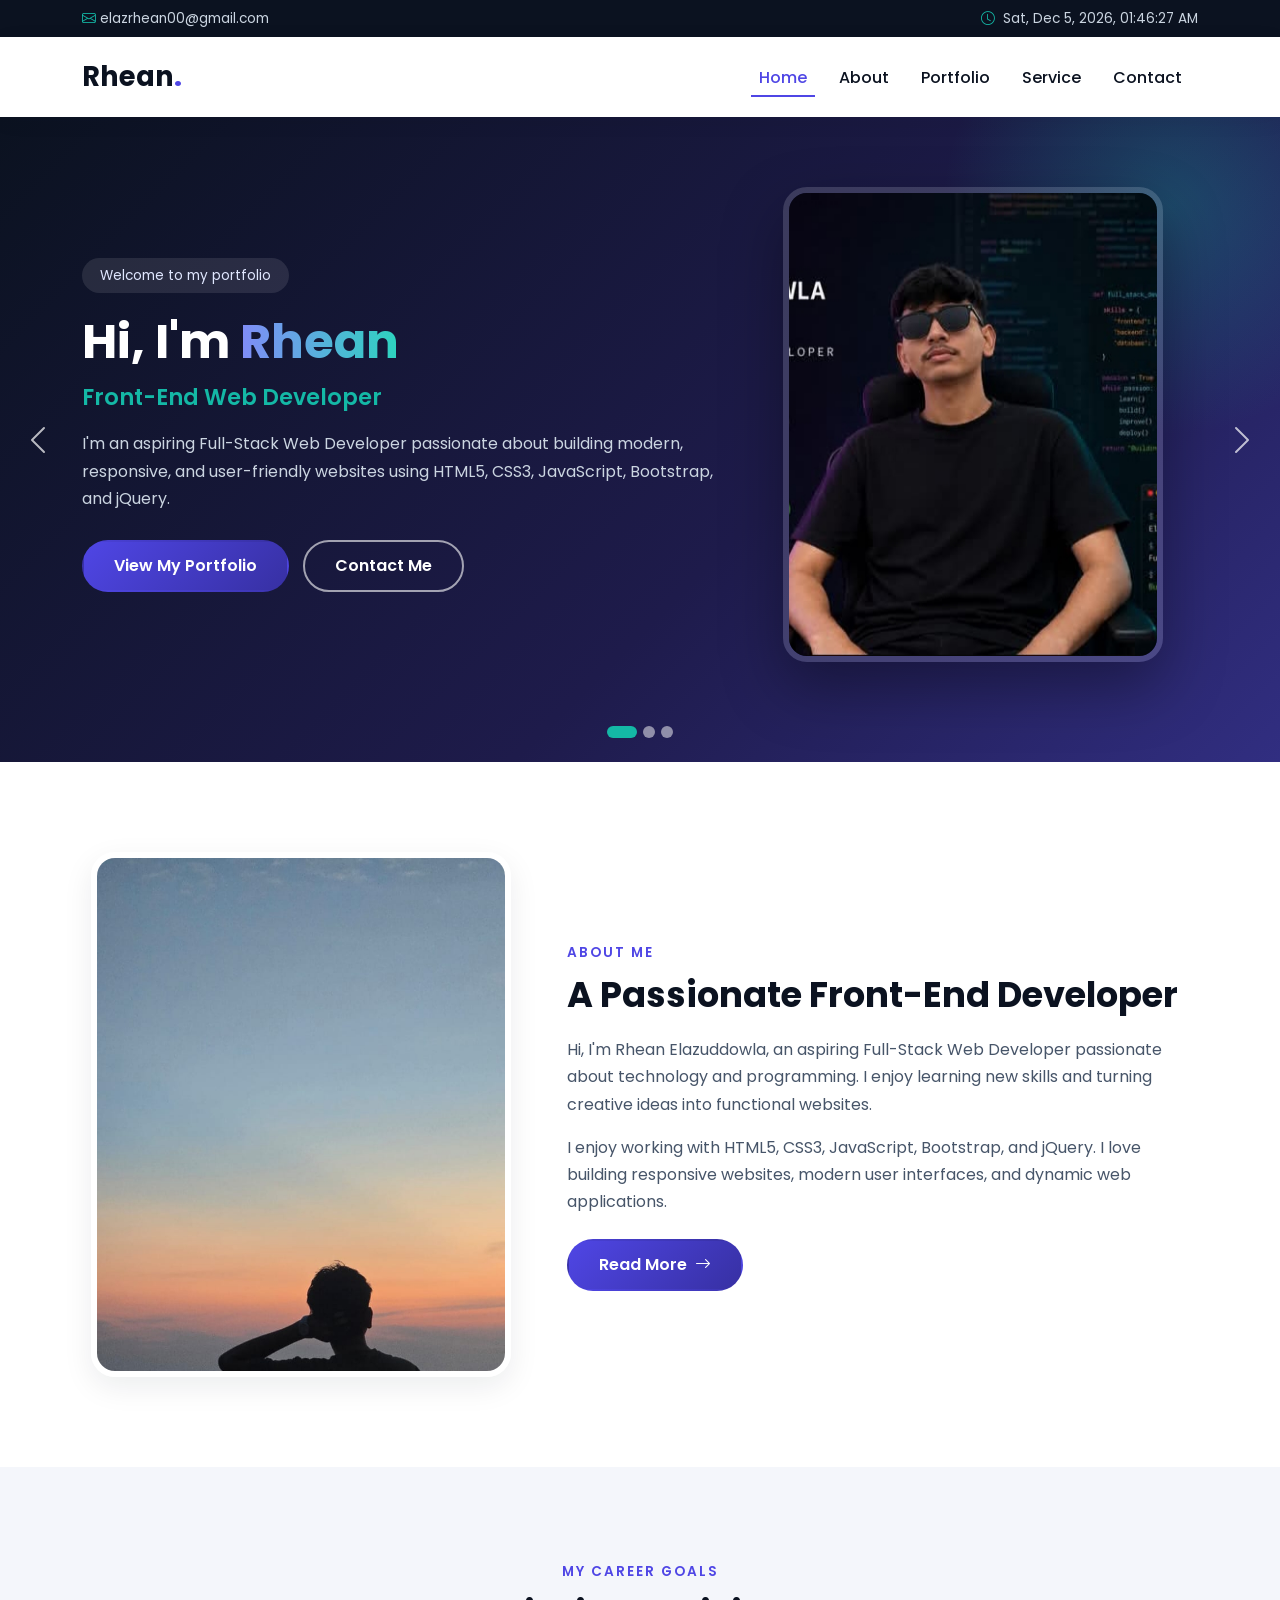
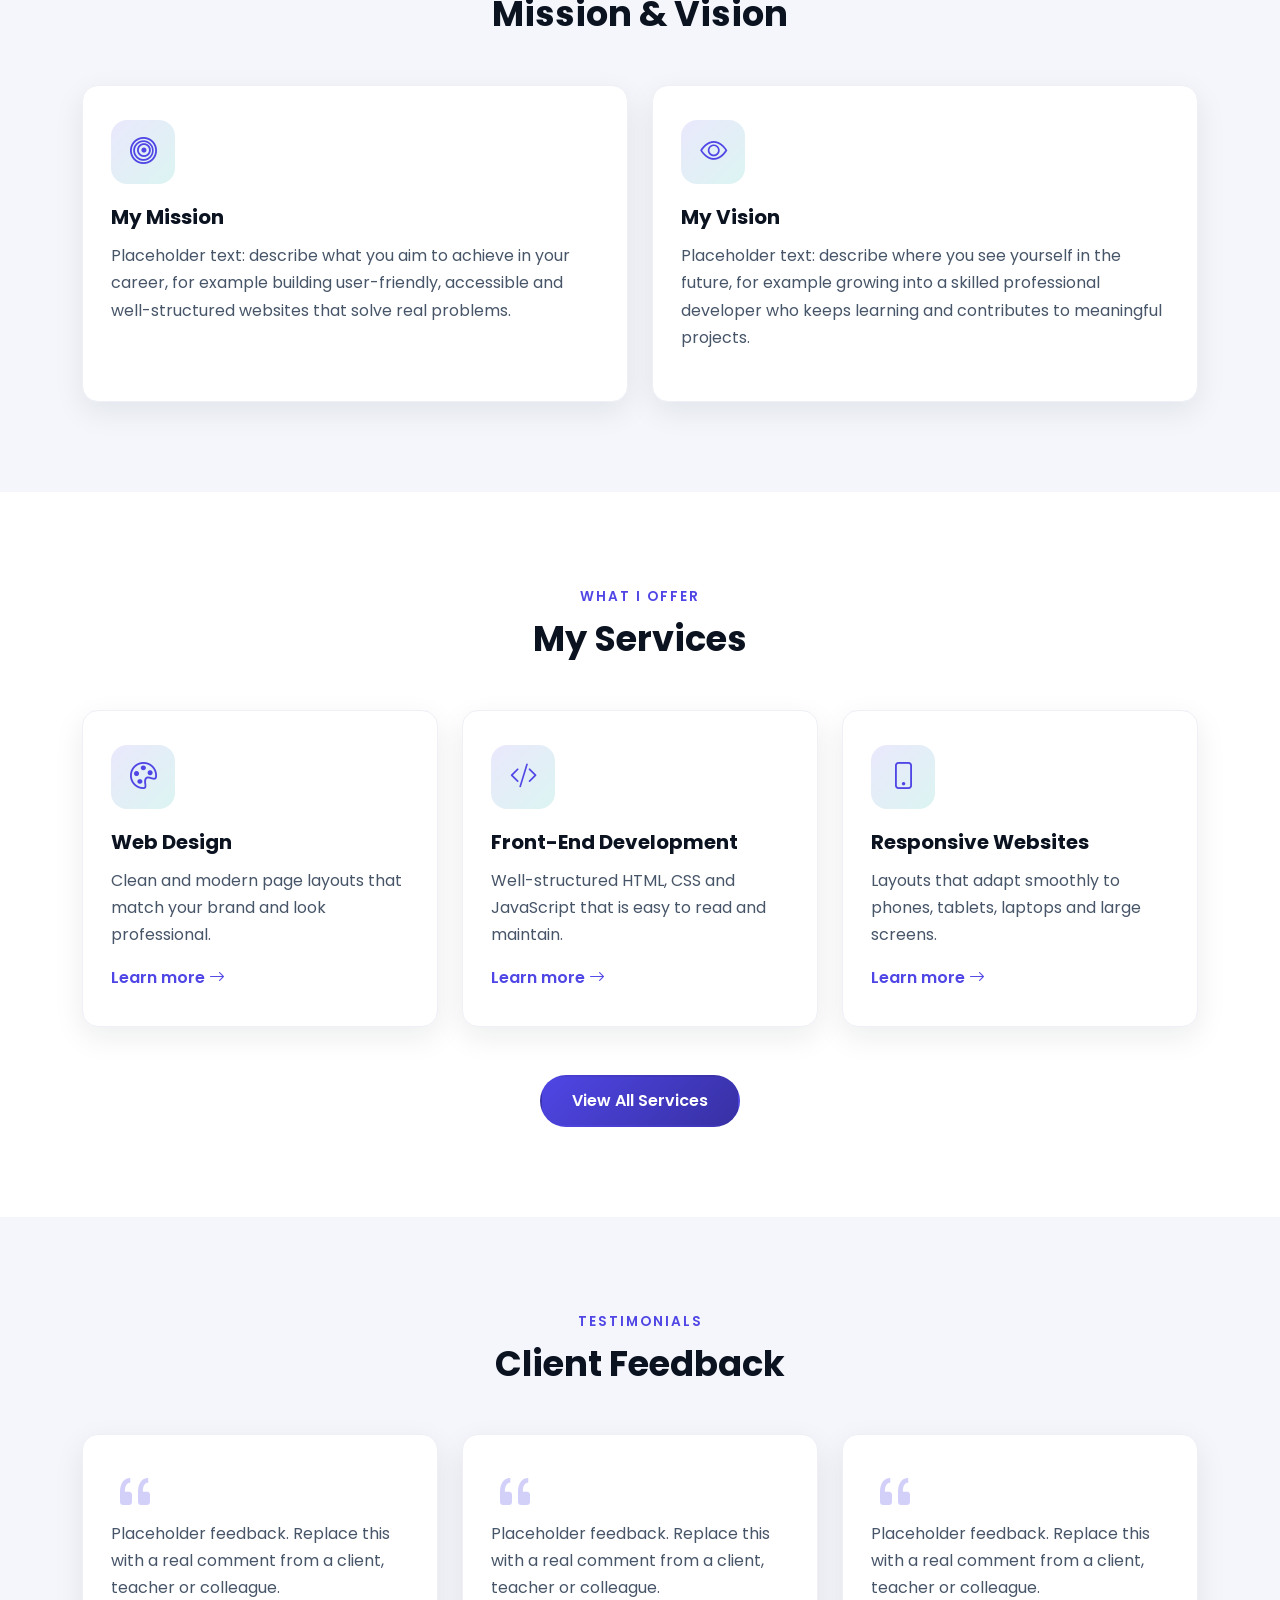
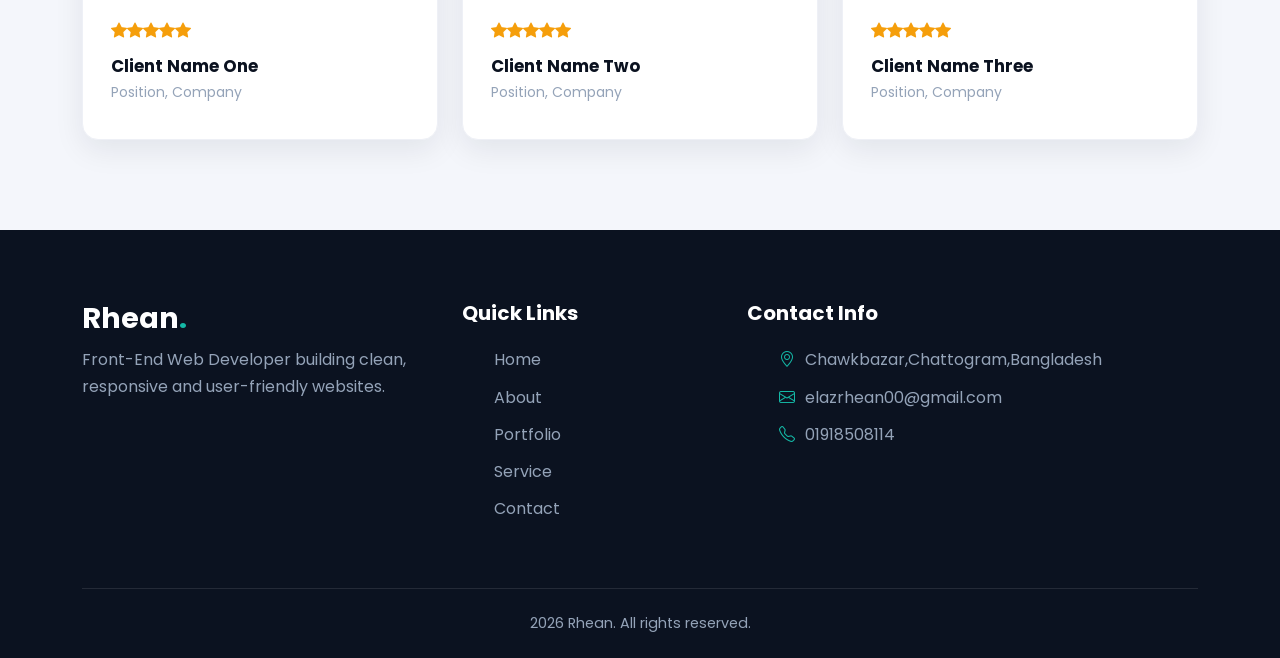
<file: index.html>
<!DOCTYPE html>
<html lang="en">
<head>
    <meta charset="UTF-8">
    <meta name="viewport" content="width=device-width, initial-scale=1.0">
    <meta name="description" content="Personal portfolio of Rhean - Front-End Web Developer.">
    <title>Portfolio</title>
    <link href="https://cdn.jsdelivr.net/npm/bootstrap@5.3.9/dist/css/bootstrap.min.css" rel="stylesheet" integrity="sha384-yEPZ7jP9S0QKiUQ0m3jjsO4ProIW7wvR9gXkI7JOGa2XVsw53Yke2bsdkBbjmmiX" crossorigin="anonymous">
    <link rel="stylesheet" href="https://cdn.jsdelivr.net/npm/bootstrap-icons@1.11.3/font/bootstrap-icons.min.css">
    <link rel="stylesheet" href="https://fonts.googleapis.com/css2?family=Poppins:wght@400;500;600;700&display=swap">
    <link rel="stylesheet" href="assets/css/styel.css">
    <link rel="stylesheet" href="assets/css/responsive.css">
</head>
<body>

    <!-- header start -->
    <header class="site-header sticky-top">
        <div class="topbar">
            <div class="container d-flex justify-content-between align-items-center">
                <span class="d-none d-sm-inline"><i class="bi bi-envelope me-1"></i>elazrhean00@gmail.com</span>
                <span><i class="bi bi-clock me-1"></i> <span id="liveDateTime">Loading...</span></span>
            </div>
        </div>
        <nav class="navbar navbar-expand-lg">
            <div class="container">
                <a class="navbar-brand" href="index.html">Rhean<span>.</span></a>
                <button class="navbar-toggler" type="button" data-bs-toggle="collapse" data-bs-target="#mainNav" aria-controls="mainNav" aria-expanded="false" aria-label="Toggle navigation">
                    <span class="navbar-toggler-icon"></span>
                </button>
                <div class="collapse navbar-collapse" id="mainNav">
                    <ul class="navbar-nav ms-auto mb-2 mb-lg-0">
                        <li class="nav-item"><a class="nav-link active" aria-current="page" href="index.html">Home</a></li>
                        <li class="nav-item"><a class="nav-link" href="about.html">About</a></li>
                        <li class="nav-item"><a class="nav-link" href="portfolio.html">Portfolio</a></li>
                        <li class="nav-item"><a class="nav-link" href="service.html">Service</a></li>
                        <li class="nav-item"><a class="nav-link" href="contact.html">Contact</a></li>
                    </ul>
                </div>
            </div>
        </nav>
    </header>
    <!-- header end -->


    <!-- main start -->
    <main>

        <!-- hero slider start -->
        <section class="hero" id="home">
            <div id="heroCarousel" class="carousel slide" data-bs-ride="carousel" data-bs-interval="6000">
                <div class="carousel-indicators">
                    <button type="button" data-bs-target="#heroCarousel" data-bs-slide-to="0" class="active" aria-current="true" aria-label="Slide 1"></button>
                    <button type="button" data-bs-target="#heroCarousel" data-bs-slide-to="1" aria-label="Slide 2"></button>
                    <button type="button" data-bs-target="#heroCarousel" data-bs-slide-to="2" aria-label="Slide 3"></button>
                </div>

                <div class="carousel-inner">

                    <!-- slide 1 -->
                    <div class="carousel-item active">
                        <div class="hero-slide">
                            <div class="container">
                                <div class="row align-items-center g-4">
                                    <div class="col-lg-7 order-2 order-lg-1">
                                        <div class="hero-content">
                                            <span class="hero-tag">Welcome to my portfolio</span>
                                            <h1>Hi, I'm <span class="text-gradient">Rhean</span></h1>
                                            <h2 class="hero-title">Front-End Web Developer</h2>
                                            <p>I'm an aspiring Full-Stack Web Developer passionate about building modern, responsive, and user-friendly websites using HTML5, CSS3, JavaScript, Bootstrap, and jQuery.</p>
                                            <div class="hero-buttons">
                                                <a href="portfolio.html" class="btn btn-main">View My Portfolio</a>
                                                <a href="contact.html" class="btn btn-outline-main">Contact Me</a>
                                            </div>
                                        </div>
                                    </div>
                                    <div class="col-lg-5 order-1 order-lg-2">
                                        <div class="profile-frame">
                                            <img src="assets/img/IMG_20261123_034607.jpg" alt="Profile photo of Rhean" class="js-profile-img">
                                        </div>
                                    </div>
                                </div>
                            </div>
                        </div>
                    </div>

                    <!-- slide 2 -->
                    <div class="carousel-item">
                        <div class="hero-slide">
                            <div class="container">
                                <div class="row align-items-center g-4">
                                    <div class="col-lg-7 order-2 order-lg-1">
                                        <div class="hero-content">
                                            <span class="hero-tag">What I do</span>
                                            <h1>Websites that look great on <span class="text-gradient">every screen</span></h1>
                                            <h2 class="hero-title">Responsive Web Design</h2>
                                            <p>I focus on creating responsive, user-friendly websites that look great and work smoothly on all devices.</p>
                                            <div class="hero-buttons">
                                                <a href="service.html" class="btn btn-main">My Services</a>
                                                <a href="about.html" class="btn btn-outline-main">About Me</a>
                                            </div>
                                        </div>
                                    </div>
                                    <div class="col-lg-5 order-1 order-lg-2">
                                        <div class="profile-frame">
                                            <img src="assets/img/bla bla .jpg" alt="Profile photo of Rhean" class="js-profile-img">
                                        </div>
                                    </div>
                                </div>
                            </div>
                        </div>
                    </div>

                    <!-- slide 3 -->
                    <div class="carousel-item">
                        <div class="hero-slide">
                            <div class="container">
                                <div class="row align-items-center g-4">
                                    <div class="col-lg-7 order-2 order-lg-1">
                                        <div class="hero-content">
                                            <span class="hero-tag">Let's connect</span>
                                            <h1>Have a project in <span class="text-gradient">mind?</span></h1>
                                            <h2 class="hero-title">Let's Work Together</h2>
                                            <p>I'm always excited to explore new opportunities and creative ideas. Let's connect and build something amazing together!</p>
                                            <div class="hero-buttons">
                                                <a href="contact.html" class="btn btn-main">Get In Touch</a>
                                                <a href="portfolio.html" class="btn btn-outline-main">See My Experience</a>
                                            </div>
                                        </div>
                                    </div>
                                    <div class="col-lg-5 order-1 order-lg-2">
                                        <div class="profile-frame">
                                            <img src="assets/img/IMG_20261123_035705.jpg" alt="Profile photo of Rhean" class="js-profile-img">
                                        </div>
                                    </div>
                                </div>
                            </div>
                        </div>
                    </div>

                </div>

                <button class="carousel-control-prev" type="button" data-bs-target="#heroCarousel" data-bs-slide="prev">
                    <span class="carousel-control-prev-icon" aria-hidden="true"></span>
                    <span class="visually-hidden">Previous</span>
                </button>
                <button class="carousel-control-next" type="button" data-bs-target="#heroCarousel" data-bs-slide="next">
                    <span class="carousel-control-next-icon" aria-hidden="true"></span>
                    <span class="visually-hidden">Next</span>
                </button>
            </div>
        </section>
        <!-- hero slider end -->


        <!-- about me start -->
        <section class="section" id="about-me">
            <div class="container">
                <div class="row align-items-center g-5">
                    <div class="col-lg-5">
                        <div class="about-img">
                            <img src="assets/img/IMG_20261123_041601.jpg" alt="About Rhean" class="js-profile-img">
                        </div>
                    </div>
                    <div class="col-lg-7">
                        <span class="section-sub">About Me</span>
                        <h2 class="section-title">A Passionate Front-End Developer</h2>
                        <p>Hi, I'm Rhean Elazuddowla, an aspiring Full-Stack Web Developer passionate about technology and programming. I enjoy learning new skills and turning creative ideas into functional websites.</p>
                        <p>I enjoy working with HTML5, CSS3, JavaScript, Bootstrap, and jQuery. I love building responsive websites, modern user interfaces, and dynamic web applications.</p>
                        <a href="about.html" class="btn btn-main mt-2">Read More <i class="bi bi-arrow-right ms-1"></i></a>
                    </div>
                </div>
            </div>
        </section>
        <!-- about me end -->


        <!-- mission & vision start -->
        <section class="section bg-light-custom" id="mission-vision">
            <div class="container">
                <div class="text-center mb-5">
                    <span class="section-sub">My Career Goals</span>
                    <h2 class="section-title">Mission &amp; Vision</h2>
                </div>
                <div class="row g-4">
                    <div class="col-md-6">
                        <div class="mv-card h-100">
                            <div class="icon-box"><i class="bi bi-bullseye"></i></div>
                            <h3>My Mission</h3>
                            <p>Placeholder text: describe what you aim to achieve in your career, for example building user-friendly, accessible and well-structured websites that solve real problems.</p>
                        </div>
                    </div>
                    <div class="col-md-6">
                        <div class="mv-card h-100">
                            <div class="icon-box"><i class="bi bi-eye"></i></div>
                            <h3>My Vision</h3>
                            <p>Placeholder text: describe where you see yourself in the future, for example growing into a skilled professional developer who keeps learning and contributes to meaningful projects.</p>
                        </div>
                    </div>
                </div>
            </div>
        </section>
        <!-- mission & vision end -->


        <!-- services start -->
        <section class="section" id="services">
            <div class="container">
                <div class="text-center mb-5">
                    <span class="section-sub">What I Offer</span>
                    <h2 class="section-title">My Services</h2>
                </div>
                <div class="row g-4">
                    <div class="col-lg-4 col-md-6">
                        <div class="service-card h-100">
                            <div class="icon-box"><i class="bi bi-palette"></i></div>
                            <h3>Web Design</h3>
                            <p>Clean and modern page layouts that match your brand and look professional.</p>
                            <a href="service.html" class="card-link">Learn more <i class="bi bi-arrow-right"></i></a>
                        </div>
                    </div>
                    <div class="col-lg-4 col-md-6">
                        <div class="service-card h-100">
                            <div class="icon-box"><i class="bi bi-code-slash"></i></div>
                            <h3>Front-End Development</h3>
                            <p>Well-structured HTML, CSS and JavaScript that is easy to read and maintain.</p>
                            <a href="service.html" class="card-link">Learn more <i class="bi bi-arrow-right"></i></a>
                        </div>
                    </div>
                    <div class="col-lg-4 col-md-6">
                        <div class="service-card h-100">
                            <div class="icon-box"><i class="bi bi-phone"></i></div>
                            <h3>Responsive Websites</h3>
                            <p>Layouts that adapt smoothly to phones, tablets, laptops and large screens.</p>
                            <a href="service.html" class="card-link">Learn more <i class="bi bi-arrow-right"></i></a>
                        </div>
                    </div>
                </div>
                <div class="text-center mt-5">
                    <a href="service.html" class="btn btn-main">View All Services</a>
                </div>
            </div>
        </section>
        <!-- services end -->


        <!-- client feedback start -->
        <section class="section bg-light-custom" id="feedback">
            <div class="container">
                <div class="text-center mb-5">
                    <span class="section-sub">Testimonials</span>
                    <h2 class="section-title">Client Feedback</h2>
                </div>
                <div class="row g-4">
                    <div class="col-lg-4 col-md-6">
                        <div class="testimonial-card h-100">
                            <i class="bi bi-quote quote-icon"></i>
                            <p>Placeholder feedback. Replace this with a real comment from a client, teacher or colleague.</p>
                            <div class="rating"><i class="bi bi-star-fill"></i><i class="bi bi-star-fill"></i><i class="bi bi-star-fill"></i><i class="bi bi-star-fill"></i><i class="bi bi-star-fill"></i></div>
                            <h4>Client Name One</h4>
                            <small>Position, Company</small>
                        </div>
                    </div>
                    <div class="col-lg-4 col-md-6">
                        <div class="testimonial-card h-100">
                            <i class="bi bi-quote quote-icon"></i>
                            <p>Placeholder feedback. Replace this with a real comment from a client, teacher or colleague.</p>
                            <div class="rating"><i class="bi bi-star-fill"></i><i class="bi bi-star-fill"></i><i class="bi bi-star-fill"></i><i class="bi bi-star-fill"></i><i class="bi bi-star-fill"></i></div>
                            <h4>Client Name Two</h4>
                            <small>Position, Company</small>
                        </div>
                    </div>
                    <div class="col-lg-4 col-md-12">
                        <div class="testimonial-card h-100">
                            <i class="bi bi-quote quote-icon"></i>
                            <p>Placeholder feedback. Replace this with a real comment from a client, teacher or colleague.</p>
                            <div class="rating"><i class="bi bi-star-fill"></i><i class="bi bi-star-fill"></i><i class="bi bi-star-fill"></i><i class="bi bi-star-fill"></i><i class="bi bi-star-fill"></i></div>
                            <h4>Client Name Three</h4>
                            <small>Position, Company</small>
                        </div>
                    </div>
                </div>
            </div>
        </section>
        <!-- client feedback end -->

    </main>
    <!-- main end -->


    <!-- footer start -->
    <footer class="site-footer">
        <div class="container">
            <div class="row g-4">
                <div class="col-lg-4 col-md-12">
                    <h3 class="footer-brand">Rhean<span>.</span></h3>
                    <p>Front-End Web Developer building clean, responsive and user-friendly websites.</p>
                </div>
                <div class="col-lg-3 col-md-6">
                    <h5>Quick Links</h5>
                    <ul class="footer-links">
                        <li><a href="index.html">Home</a></li>
                        <li><a href="about.html">About</a></li>
                        <li><a href="portfolio.html">Portfolio</a></li>
                        <li><a href="service.html">Service</a></li>
                        <li><a href="contact.html">Contact</a></li>
                    </ul>
                </div>
                <div class="col-lg-5 col-md-6">
                    <h5>Contact Info</h5>
                    <ul class="footer-contact">
                        <li><i class="bi bi-geo-alt"></i>Chawkbazar,Chattogram,Bangladesh</li>
                        <li><i class="bi bi-envelope"></i>elazrhean00@gmail.com</li>
                        <li><i class="bi bi-telephone"></i>01918508114</li>
                    </ul>
                </div>
            </div>
            <div class="footer-bottom">
                <p> <span id="currentYear"></span> Rhean. All rights reserved.</p>
            </div>
        </div>
    </footer>
    <!-- footer end -->

<script src="https://code.jquery.com/jquery-3.7.1.min.js"></script>
<script src="https://cdn.jsdelivr.net/npm/bootstrap@5.3.9/dist/js/bootstrap.bundle.min.js" integrity="sha384-WyOxWvTyr1QaMPfiPJSv76iReVthorl5uWlFtZPyK0IEB0hGzo9y5Bp9mYanr8Bu" crossorigin="anonymous"></script>
<script src="assets/js/app.js"></script>

</body>
</html>
</file>
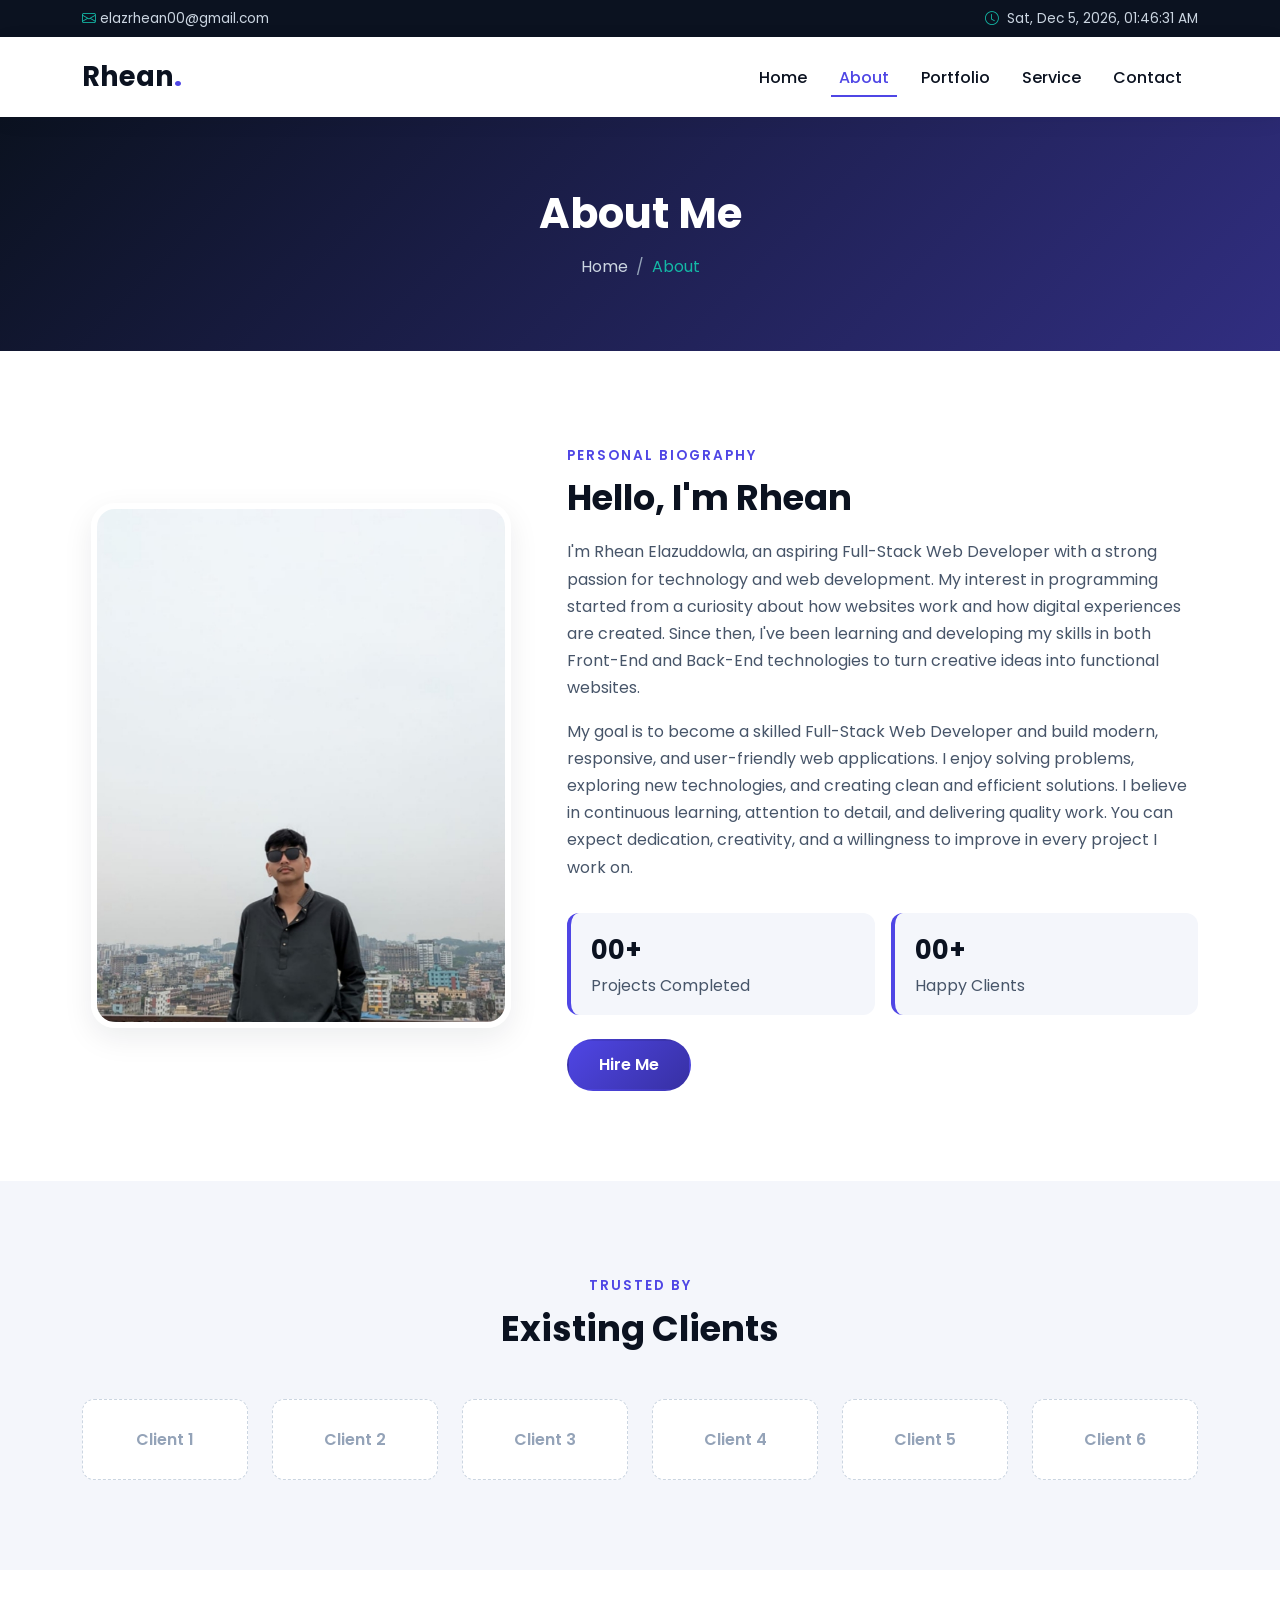
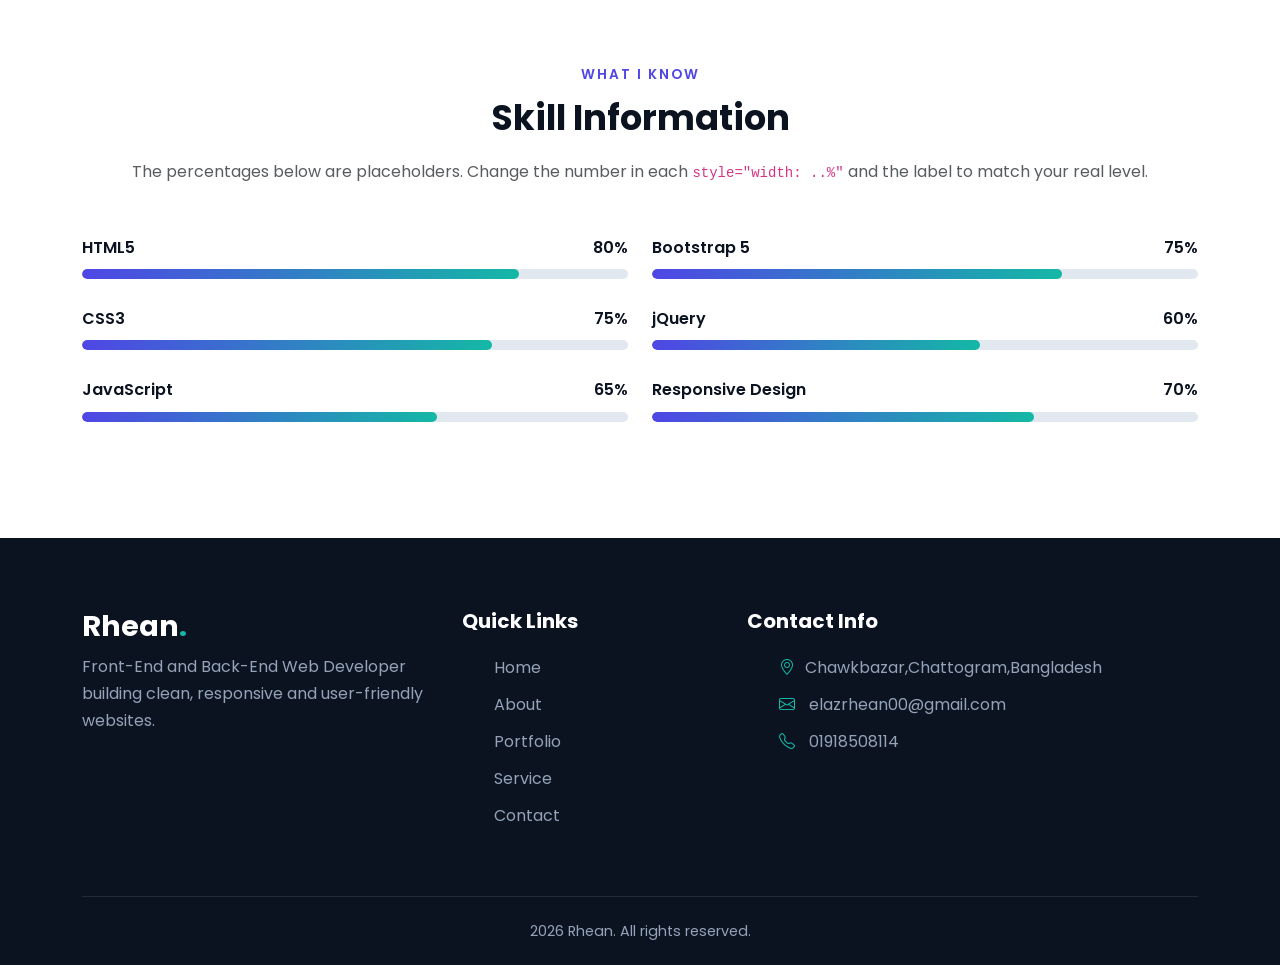
<file: about.html>
<!DOCTYPE html>
<html lang="en">
<head>
    <meta charset="UTF-8">
    <meta name="viewport" content="width=device-width, initial-scale=1.0">
    <meta name="description" content="About Rhean - biography, clients and skills.">
    <title>Portfolio</title>
    <link href="https://cdn.jsdelivr.net/npm/bootstrap@5.3.9/dist/css/bootstrap.min.css" rel="stylesheet" integrity="sha384-yEPZ7jP9S0QKiUQ0m3jjsO4ProIW7wvR9gXkI7JOGa2XVsw53Yke2bsdkBbjmmiX" crossorigin="anonymous">
    <link rel="stylesheet" href="https://cdn.jsdelivr.net/npm/bootstrap-icons@1.11.3/font/bootstrap-icons.min.css">
    <link rel="stylesheet" href="https://fonts.googleapis.com/css2?family=Poppins:wght@400;500;600;700&display=swap">
    <link rel="stylesheet" href="assets/css/styel.css">
    <link rel="stylesheet" href="assets/css/responsive.css">
</head>
<body>

    <!-- header start -->
    <header class="site-header sticky-top">
        <div class="topbar">
            <div class="container d-flex justify-content-between align-items-center">
                <span class="d-none d-sm-inline"><i class="bi bi-envelope me-1"></i>elazrhean00@gmail.com</span>
                <span><i class="bi bi-clock me-1"></i> <span id="liveDateTime">Loading...</span></span>
            </div>
        </div>
        <nav class="navbar navbar-expand-lg">
            <div class="container">
                <a class="navbar-brand" href="index.html">Rhean<span>.</span></a>
                <button class="navbar-toggler" type="button" data-bs-toggle="collapse" data-bs-target="#mainNav" aria-controls="mainNav" aria-expanded="false" aria-label="Toggle navigation">
                    <span class="navbar-toggler-icon"></span>
                </button>
                <div class="collapse navbar-collapse" id="mainNav">
                    <ul class="navbar-nav ms-auto mb-2 mb-lg-0">
                        <li class="nav-item"><a class="nav-link" href="index.html">Home</a></li>
                        <li class="nav-item"><a class="nav-link active" aria-current="page" href="about.html">About</a></li>
                        <li class="nav-item"><a class="nav-link" href="portfolio.html">Portfolio</a></li>
                        <li class="nav-item"><a class="nav-link" href="service.html">Service</a></li>
                        <li class="nav-item"><a class="nav-link" href="contact.html">Contact</a></li>
                    </ul>
                </div>
            </div>
        </nav>
    </header>
    <!-- header end -->


    <!-- main start -->
    <main>

        <!-- page title start -->
        <section class="page-banner">
            <div class="container">
                <h1>About Me</h1>
                <nav aria-label="breadcrumb">
                    <ol class="breadcrumb justify-content-center mb-0">
                        <li class="breadcrumb-item"><a href="index.html">Home</a></li>
                        <li class="breadcrumb-item active" aria-current="page">About</li>
                    </ol>
                </nav>
            </div>
        </section>
        <!-- page title end -->


        <!-- biography start -->
        <section class="section">
            <div class="container">
                <div class="row align-items-center g-5">
                    <div class="col-lg-5">
                        <div class="about-img">
                            <img src="assets/img/IMG_20261123_035705.jpg" alt="Rhean" class="js-profile-img">
                        </div>
                    </div>
                    <div class="col-lg-7">
                        <span class="section-sub">Personal Biography</span>
                        <h2 class="section-title">Hello, I'm Rhean</h2>
                        <p>I'm Rhean Elazuddowla, an aspiring Full-Stack Web Developer with a strong passion for technology and web development. My interest in programming started from a curiosity about how websites work and how digital experiences are created. Since then, I've been learning and developing my skills in both Front-End and Back-End technologies to turn creative ideas into functional websites.</p>
                        <p>My goal is to become a skilled Full-Stack Web Developer and build modern, responsive, and user-friendly web applications. I enjoy solving problems, exploring new technologies, and creating clean and efficient solutions. I believe in continuous learning, attention to detail, and delivering quality work. You can expect dedication, creativity, and a willingness to improve in every project I work on.</p>
                        <div class="row g-3 mt-2">
                            <div class="col-sm-6"><div class="fact-box"><strong>00+</strong><span>Projects Completed</span></div></div>
                            <div class="col-sm-6"><div class="fact-box"><strong>00+</strong><span>Happy Clients</span></div></div>
                        </div>
                        <a href="contact.html" class="btn btn-main mt-4">Hire Me</a>
                    </div>
                </div>
            </div>
        </section>
        <!-- biography end -->


        <!-- existing clients start -->
        <section class="section bg-light-custom">
            <div class="container">
                <div class="text-center mb-5">
                    <span class="section-sub">Trusted By</span>
                    <h2 class="section-title">Existing Clients</h2>
                </div>
                <div class="row g-4">
                    <div class="col-lg-2 col-md-4 col-6"><div class="client-box">Client 1</div></div>
                    <div class="col-lg-2 col-md-4 col-6"><div class="client-box">Client 2</div></div>
                    <div class="col-lg-2 col-md-4 col-6"><div class="client-box">Client 3</div></div>
                    <div class="col-lg-2 col-md-4 col-6"><div class="client-box">Client 4</div></div>
                    <div class="col-lg-2 col-md-4 col-6"><div class="client-box">Client 5</div></div>
                    <div class="col-lg-2 col-md-4 col-6"><div class="client-box">Client 6</div></div>
                </div>
            </div>
        </section>
        <!-- existing clients end -->


        <!-- skills start -->
        <section class="section">
            <div class="container">
                <div class="text-center mb-5">
                    <span class="section-sub">What I Know</span>
                    <h2 class="section-title">Skill Information</h2>
                    <p class="text-muted">The percentages below are placeholders. Change the number in each <code>style="width: ..%"</code> and the label to match your real level.</p>
                </div>
                <div class="row g-4 justify-content-center">
                    <div class="col-lg-6">
                        <div class="skill-item">
                            <div class="skill-head"><span>HTML5</span><span>80%</span></div>
                            <div class="progress" role="progressbar" aria-label="HTML5" aria-valuenow="80" aria-valuemin="0" aria-valuemax="100"><div class="progress-bar" style="width: 80%"></div></div>
                        </div>
                        <div class="skill-item">
                            <div class="skill-head"><span>CSS3</span><span>75%</span></div>
                            <div class="progress" role="progressbar" aria-label="CSS3" aria-valuenow="75" aria-valuemin="0" aria-valuemax="100"><div class="progress-bar" style="width: 75%"></div></div>
                        </div>
                        <div class="skill-item">
                            <div class="skill-head"><span>JavaScript</span><span>65%</span></div>
                            <div class="progress" role="progressbar" aria-label="JavaScript" aria-valuenow="65" aria-valuemin="0" aria-valuemax="100"><div class="progress-bar" style="width: 65%"></div></div>
                        </div>
                    </div>
                    <div class="col-lg-6">
                        <div class="skill-item">
                            <div class="skill-head"><span>Bootstrap 5</span><span>75%</span></div>
                            <div class="progress" role="progressbar" aria-label="Bootstrap 5" aria-valuenow="75" aria-valuemin="0" aria-valuemax="100"><div class="progress-bar" style="width: 75%"></div></div>
                        </div>
                        <div class="skill-item">
                            <div class="skill-head"><span>jQuery</span><span>60%</span></div>
                            <div class="progress" role="progressbar" aria-label="jQuery" aria-valuenow="60" aria-valuemin="0" aria-valuemax="100"><div class="progress-bar" style="width: 60%"></div></div>
                        </div>
                        <div class="skill-item">
                            <div class="skill-head"><span>Responsive Design</span><span>70%</span></div>
                            <div class="progress" role="progressbar" aria-label="Responsive Design" aria-valuenow="70" aria-valuemin="0" aria-valuemax="100"><div class="progress-bar" style="width: 70%"></div></div>
                        </div>
                    </div>
                </div>
            </div>
        </section>
        <!-- skills end -->

    </main>
    <!-- main end -->


    <!-- footer start -->
    <footer class="site-footer">
        <div class="container">
            <div class="row g-4">
                <div class="col-lg-4 col-md-12">
                    <h3 class="footer-brand">Rhean<span>.</span></h3>
                    <p>Front-End and Back-End Web Developer building clean, responsive and user-friendly websites.</p>
                </div>
                <div class="col-lg-3 col-md-6">
                    <h5>Quick Links</h5>
                    <ul class="footer-links">
                        <li><a href="index.html">Home</a></li>
                        <li><a href="about.html">About</a></li>
                        <li><a href="portfolio.html">Portfolio</a></li>
                        <li><a href="service.html">Service</a></li>
                        <li><a href="contact.html">Contact</a></li>
                    </ul>
                </div>
                <div class="col-lg-5 col-md-6">
                    <h5>Contact Info</h5>
                    <ul class="footer-contact">
                        <li><i class="bi bi-geo-alt"></i>Chawkbazar,Chattogram,Bangladesh</li>
                        <li><i class="bi bi-envelope"></i> elazrhean00@gmail.com</li>
                        <li><i class="bi bi-telephone"></i> 01918508114</li>
                    </ul>
                </div>
            </div>
            <div class="footer-bottom">
                <p> <span id="currentYear"></span> Rhean. All rights reserved.</p>
            </div>
        </div>
    </footer>
    <!-- footer end -->

<script src="https://code.jquery.com/jquery-3.7.1.min.js"></script>
<script src="https://cdn.jsdelivr.net/npm/bootstrap@5.3.9/dist/js/bootstrap.bundle.min.js" integrity="sha384-WyOxWvTyr1QaMPfiPJSv76iReVthorl5uWlFtZPyK0IEB0hGzo9y5Bp9mYanr8Bu" crossorigin="anonymous"></script>
<script src="assets/js/app.js"></script>

</body>
</html>
</file>
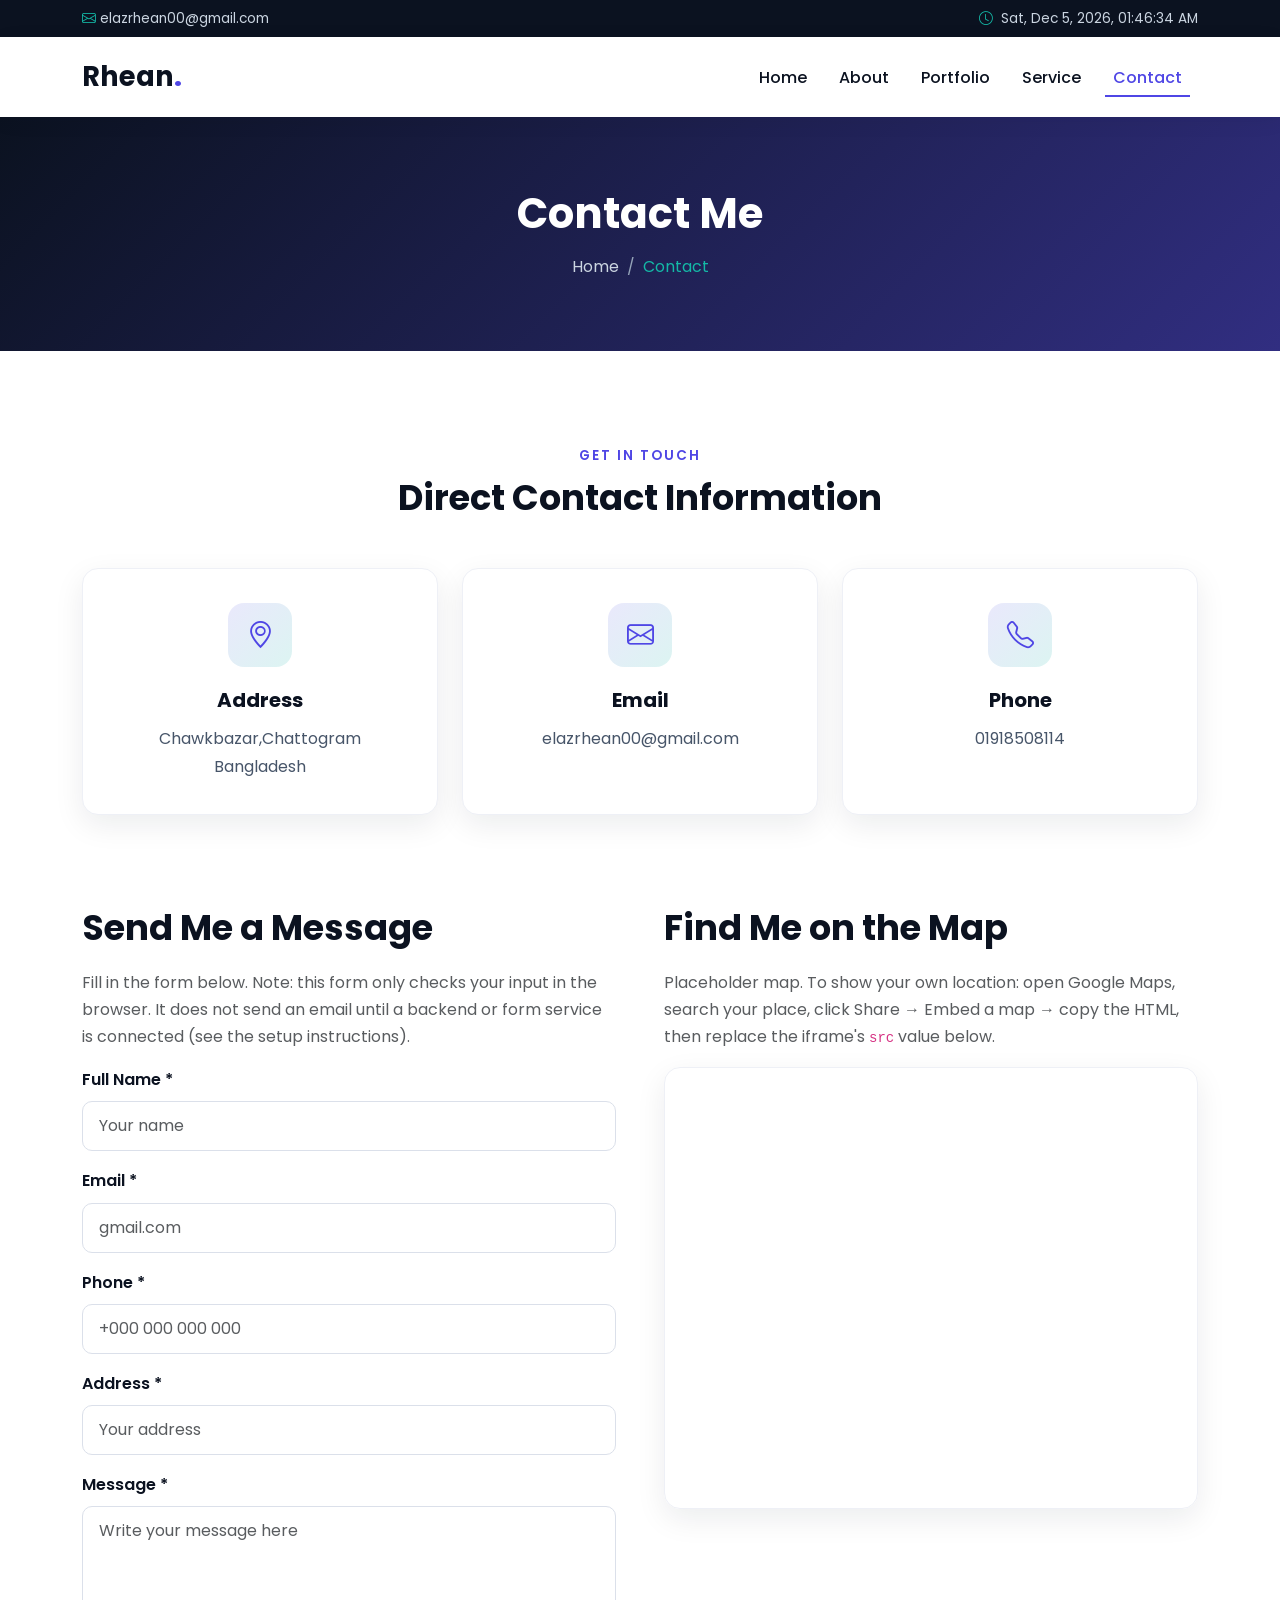
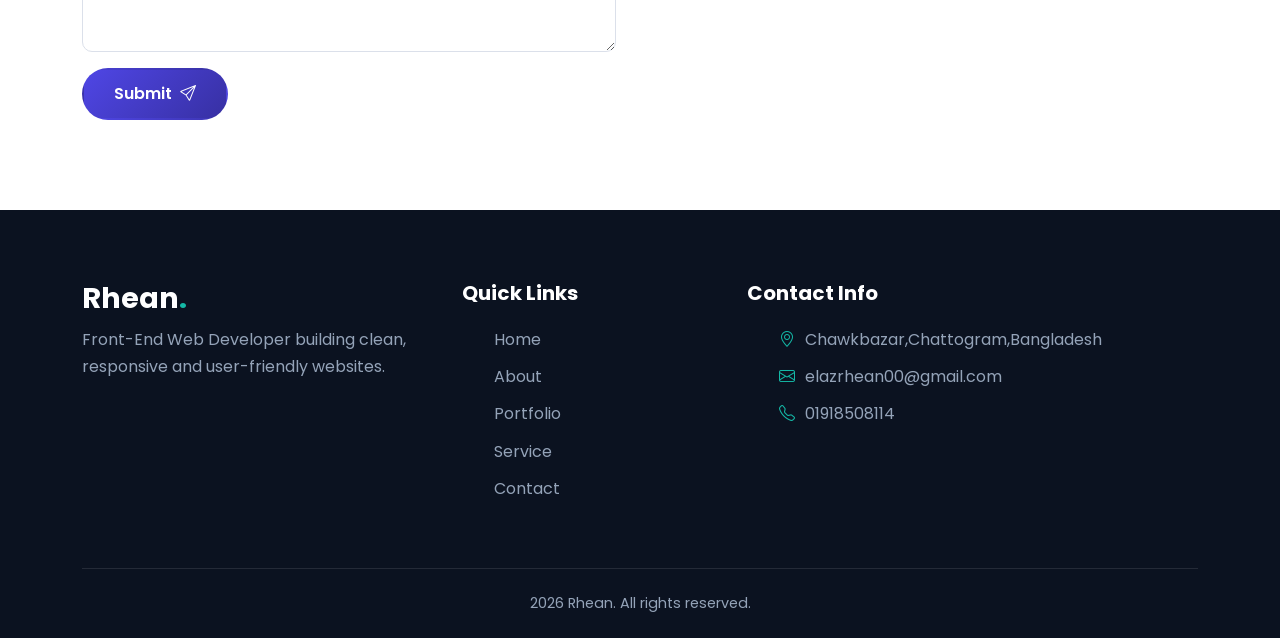
<file: contact.html>
<!DOCTYPE html>
<html lang="en">
<head>
    <meta charset="UTF-8">
    <meta name="viewport" content="width=device-width, initial-scale=1.0">
    <meta name="description" content="Contact Rhean - get in touch about your project.">
    <title>Portfolio</title>
    <link href="https://cdn.jsdelivr.net/npm/bootstrap@5.3.9/dist/css/bootstrap.min.css" rel="stylesheet" integrity="sha384-yEPZ7jP9S0QKiUQ0m3jjsO4ProIW7wvR9gXkI7JOGa2XVsw53Yke2bsdkBbjmmiX" crossorigin="anonymous">
    <link rel="stylesheet" href="https://cdn.jsdelivr.net/npm/bootstrap-icons@1.11.3/font/bootstrap-icons.min.css">
    <link rel="stylesheet" href="https://fonts.googleapis.com/css2?family=Poppins:wght@400;500;600;700&display=swap">
    <link rel="stylesheet" href="assets/css/styel.css">
    <link rel="stylesheet" href="assets/css/responsive.css">
</head>
<body>

    <!-- header start -->
    <header class="site-header sticky-top">
        <div class="topbar">
            <div class="container d-flex justify-content-between align-items-center">
                <span class="d-none d-sm-inline"><i class="bi bi-envelope me-1"></i>elazrhean00@gmail.com</span>
                <span><i class="bi bi-clock me-1"></i> <span id="liveDateTime">Loading...</span></span>
            </div>
        </div>
        <nav class="navbar navbar-expand-lg">
            <div class="container">
                <a class="navbar-brand" href="index.html">Rhean<span>.</span></a>
                <button class="navbar-toggler" type="button" data-bs-toggle="collapse" data-bs-target="#mainNav" aria-controls="mainNav" aria-expanded="false" aria-label="Toggle navigation">
                    <span class="navbar-toggler-icon"></span>
                </button>
                <div class="collapse navbar-collapse" id="mainNav">
                    <ul class="navbar-nav ms-auto mb-2 mb-lg-0">
                        <li class="nav-item"><a class="nav-link" href="index.html">Home</a></li>
                        <li class="nav-item"><a class="nav-link" href="about.html">About</a></li>
                        <li class="nav-item"><a class="nav-link" href="portfolio.html">Portfolio</a></li>
                        <li class="nav-item"><a class="nav-link" href="service.html">Service</a></li>
                        <li class="nav-item"><a class="nav-link active" aria-current="page" href="contact.html">Contact</a></li>
                    </ul>
                </div>
            </div>
        </nav>
    </header>
    <!-- header end -->


    <!-- main start -->
    <main>

        <!-- page title start -->
        <section class="page-banner">
            <div class="container">
                <h1>Contact Me</h1>
                <nav aria-label="breadcrumb">
                    <ol class="breadcrumb justify-content-center mb-0">
                        <li class="breadcrumb-item"><a href="index.html">Home</a></li>
                        <li class="breadcrumb-item active" aria-current="page">Contact</li>
                    </ol>
                </nav>
            </div>
        </section>
        <!-- page title end -->


        <!-- direct contact information start -->
        <section class="section pb-0">
            <div class="container">
                <div class="text-center mb-5">
                    <span class="section-sub">Get In Touch</span>
                    <h2 class="section-title">Direct Contact Information</h2>
                </div>
                <div class="row g-4">
                    <div class="col-md-4">
                        <div class="contact-card h-100">
                            <div class="icon-box"><i class="bi bi-geo-alt"></i></div>
                            <h3>Address</h3>
                            <p>Chawkbazar,Chattogram<br>Bangladesh</p>
                        </div>
                    </div>
                    <div class="col-md-4">
                        <div class="contact-card h-100">
                            <div class="icon-box"><i class="bi bi-envelope"></i></div>
                            <h3>Email</h3>
                            <p>elazrhean00@gmail.com</p>
                        </div>
                    </div>
                    <div class="col-md-4">
                        <div class="contact-card h-100">
                            <div class="icon-box"><i class="bi bi-telephone"></i></div>
                            <h3>Phone</h3>
                            <p>01918508114</p>
                        </div>
                    </div>
                </div>
            </div>
        </section>
        <!-- direct contact information end -->


        <!-- contact form start -->
        <section class="section">
            <div class="container">
                <div class="row g-5">
                    <div class="col-lg-6">
                        <h2 class="section-title">Send Me a Message</h2>
                        <p class="text-muted">Fill in the form below. Note: this form only checks your input in the browser. It does not send an email until a backend or form service is connected (see the setup instructions).</p>

                        <div id="formAlert" class="alert d-none" role="alert"></div>

                        <form id="contactForm" novalidate>
                            <div class="mb-3">
                                <label for="name" class="form-label">Full Name *</label>
                                <input type="text" class="form-control" id="name" name="name" placeholder="Your name">
                                <div class="invalid-feedback"></div>
                            </div>
                            <div class="mb-3">
                                <label for="email" class="form-label">Email *</label>
                                <input type="email" class="form-control" id="email" name="email" placeholder="gmail.com">
                                <div class="invalid-feedback"></div>
                            </div>
                            <div class="mb-3">
                                <label for="phone" class="form-label">Phone *</label>
                                <input type="tel" class="form-control" id="phone" name="phone" placeholder="+000 000 000 000">
                                <div class="invalid-feedback"></div>
                            </div>
                            <div class="mb-3">
                                <label for="address" class="form-label">Address *</label>
                                <input type="text" class="form-control" id="address" name="address" placeholder="Your address">
                                <div class="invalid-feedback"></div>
                            </div>
                            <div class="mb-3">
                                <label for="message" class="form-label">Message *</label>
                                <textarea class="form-control" id="message" name="message" rows="5" placeholder="Write your message here"></textarea>
                                <div class="invalid-feedback"></div>
                            </div>
                            <button type="submit" class="btn btn-main">Submit <i class="bi bi-send ms-1"></i></button>
                        </form>
                    </div>

                    <div class="col-lg-6">
                        <h2 class="section-title">Find Me on the Map</h2>
                        <p class="text-muted">Placeholder map. To show your own location: open Google Maps, search your place, click Share &rarr; Embed a map &rarr; copy the HTML, then replace the iframe's <code>src</code> value below.</p>
                        <div class="map-wrap">
                            <iframe src="https://www.google.com/maps?q=London&output=embed" title="Google Map location" width="600" height="450" style="border:0;" allowfullscreen="" loading="lazy" referrerpolicy="no-referrer-when-downgrade"></iframe>
                        </div>
                    </div>
                </div>
            </div>
        </section>
        <!-- contact form end -->

    </main>
    <!-- main end -->


    <!-- footer start -->
    <footer class="site-footer">
        <div class="container">
            <div class="row g-4">
                <div class="col-lg-4 col-md-12">
                    <h3 class="footer-brand">Rhean<span>.</span></h3>
                    <p>Front-End Web Developer building clean, responsive and user-friendly websites.</p>
                </div>
                <div class="col-lg-3 col-md-6">
                    <h5>Quick Links</h5>
                    <ul class="footer-links">
                        <li><a href="index.html">Home</a></li>
                        <li><a href="about.html">About</a></li>
                        <li><a href="portfolio.html">Portfolio</a></li>
                        <li><a href="service.html">Service</a></li>
                        <li><a href="contact.html">Contact</a></li>
                    </ul>
                </div>
                <div class="col-lg-5 col-md-6">
                    <h5>Contact Info</h5>
                    <ul class="footer-contact">
                        <li><i class="bi bi-geo-alt"></i>Chawkbazar,Chattogram,Bangladesh</li>
                        <li><i class="bi bi-envelope"></i>elazrhean00@gmail.com</li>
                        <li><i class="bi bi-telephone"></i>01918508114</li>
                    </ul>
                </div>
            </div>
            <div class="footer-bottom">
                <p> <span id="currentYear"></span> Rhean. All rights reserved.</p>
            </div>
        </div>
    </footer>
    <!-- footer end -->

<script src="https://code.jquery.com/jquery-3.7.1.min.js"></script>
<script src="https://cdn.jsdelivr.net/npm/bootstrap@5.3.9/dist/js/bootstrap.bundle.min.js" integrity="sha384-WyOxWvTyr1QaMPfiPJSv76iReVthorl5uWlFtZPyK0IEB0hGzo9y5Bp9mYanr8Bu" crossorigin="anonymous"></script>
<script src="assets/js/app.js"></script>

</body>
</html>
</file>
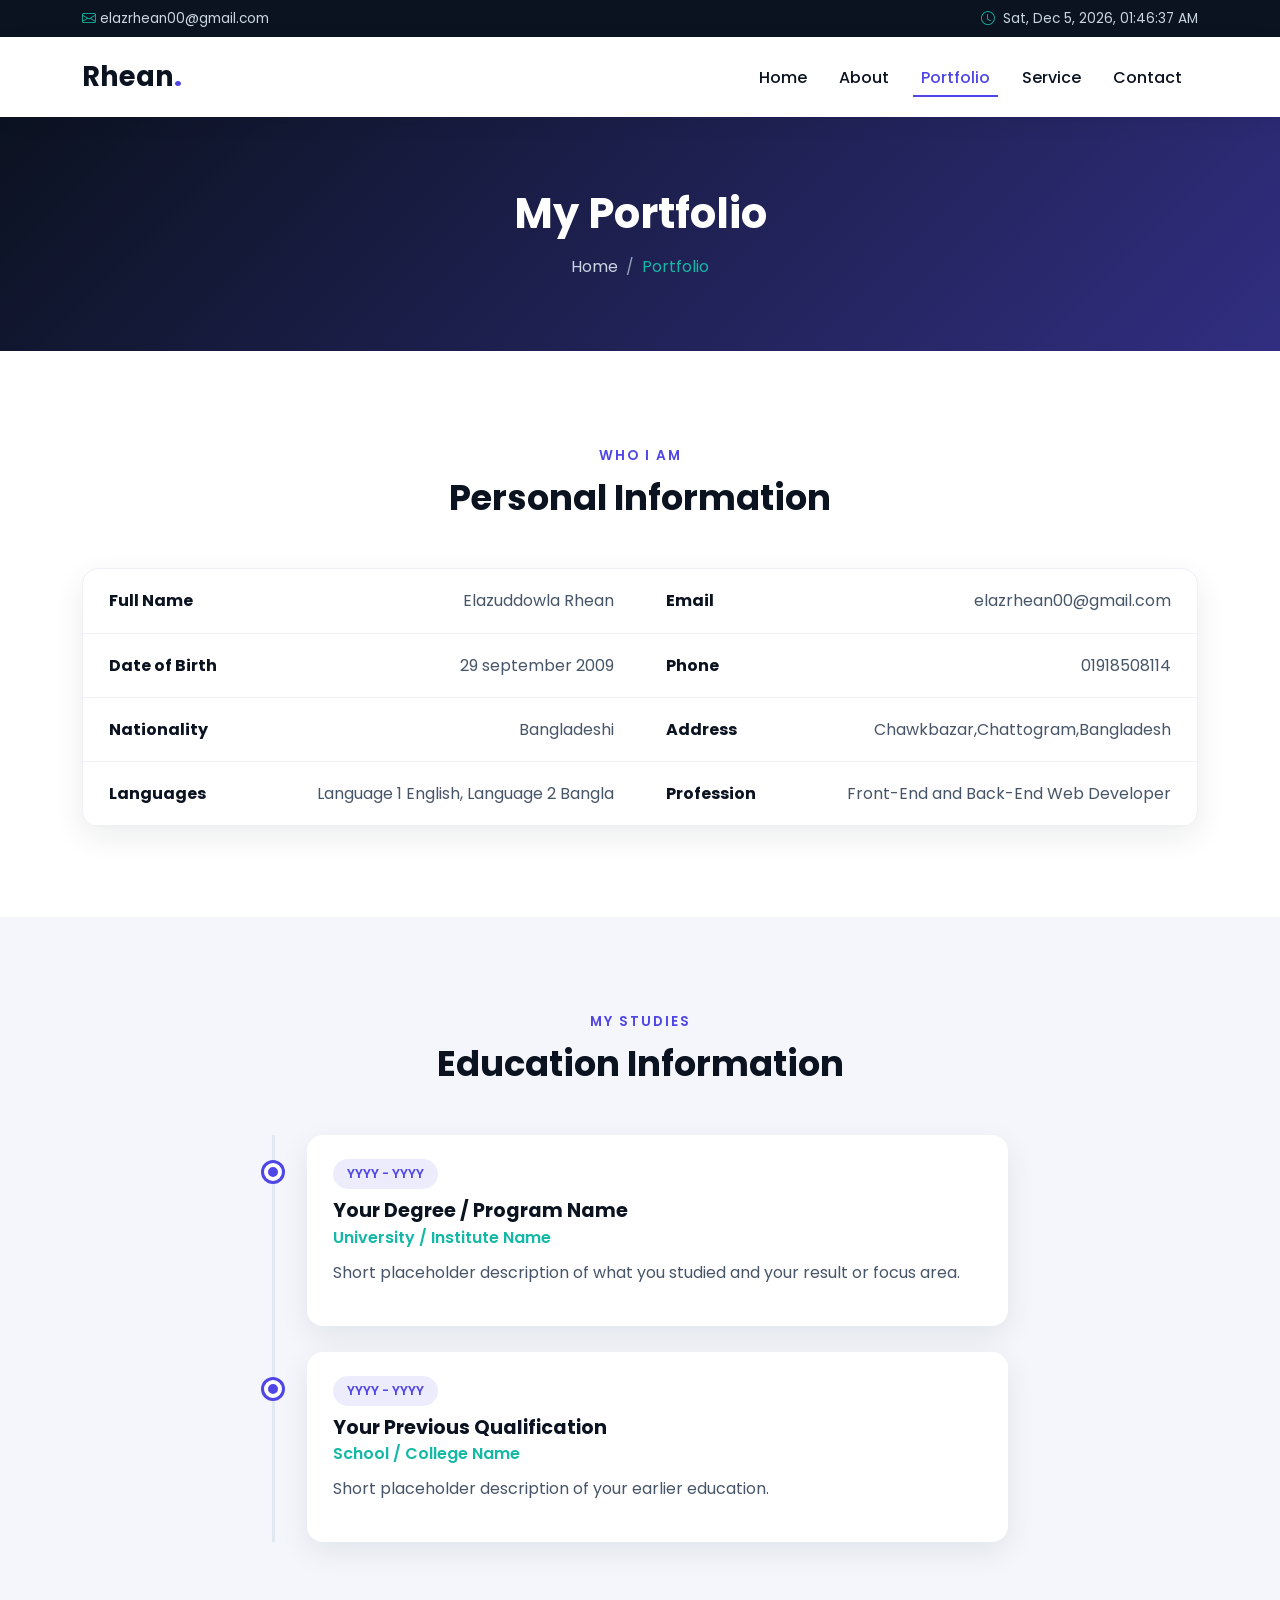
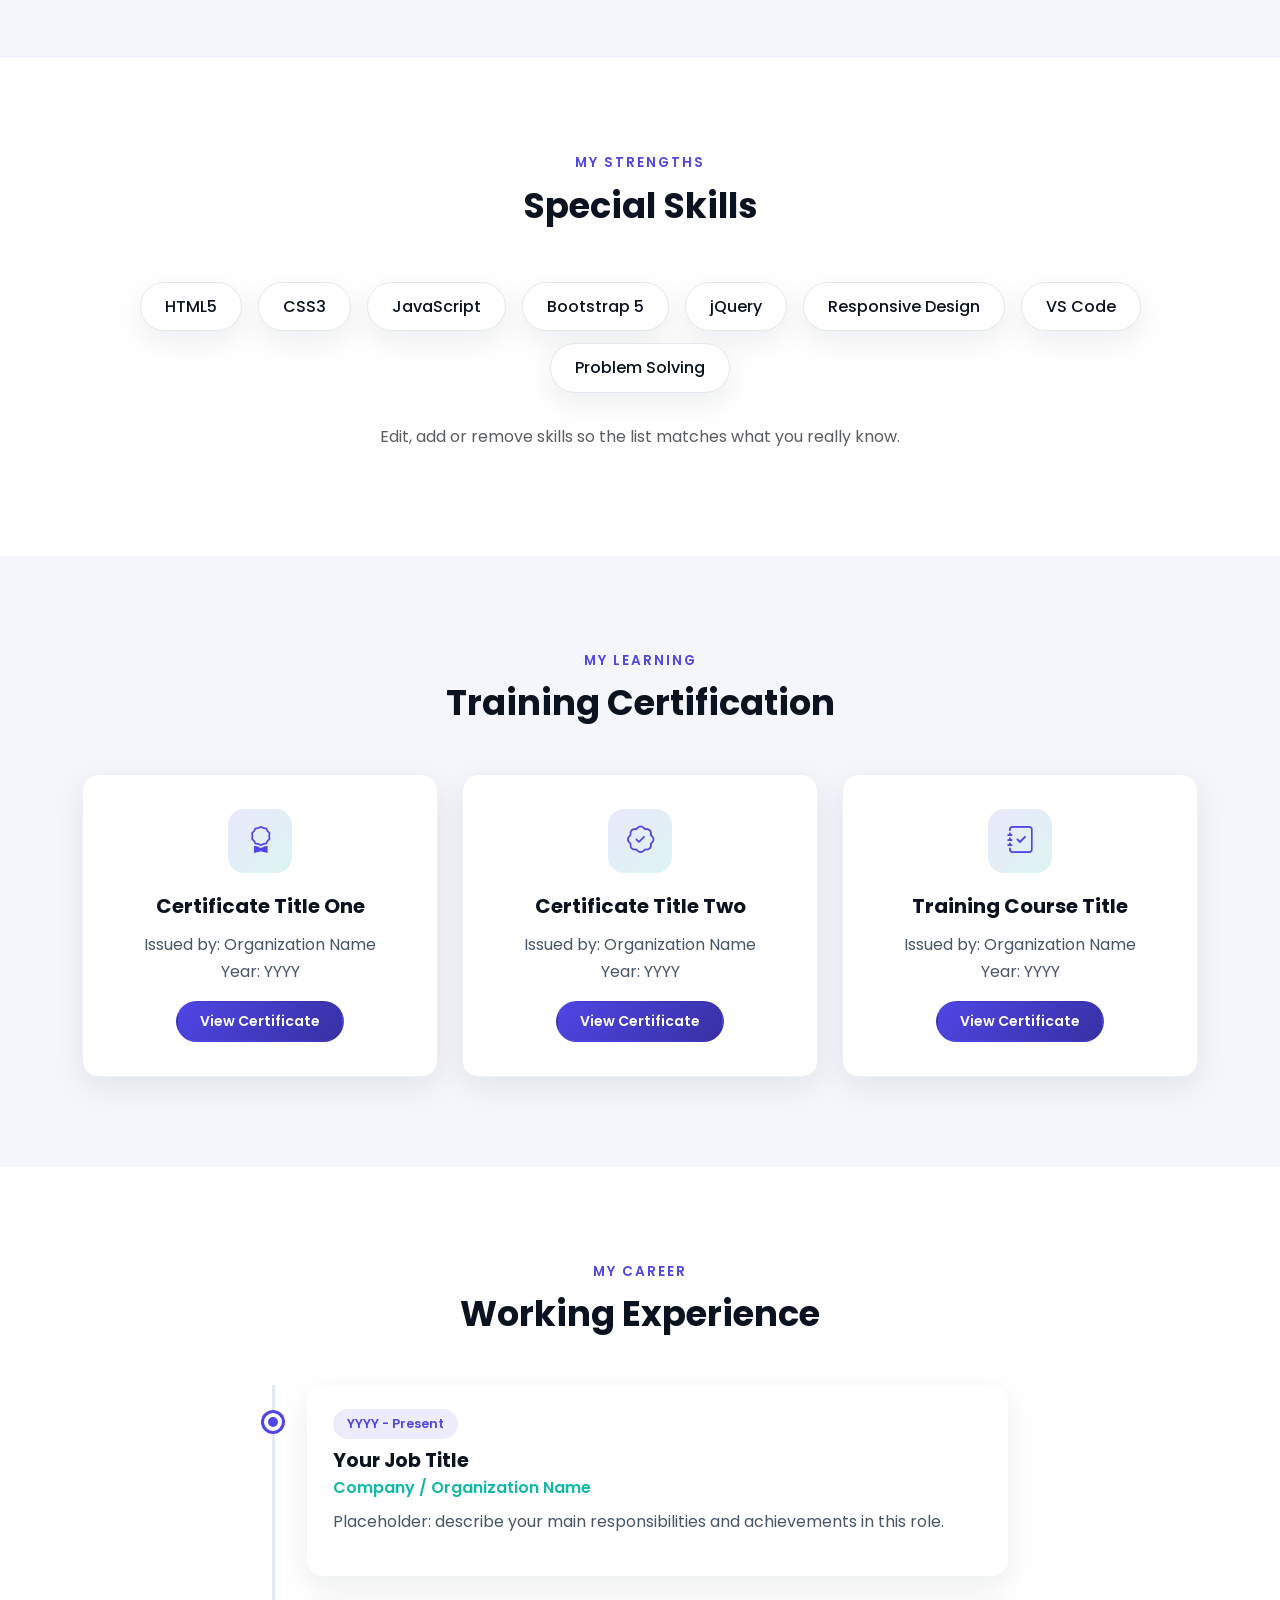
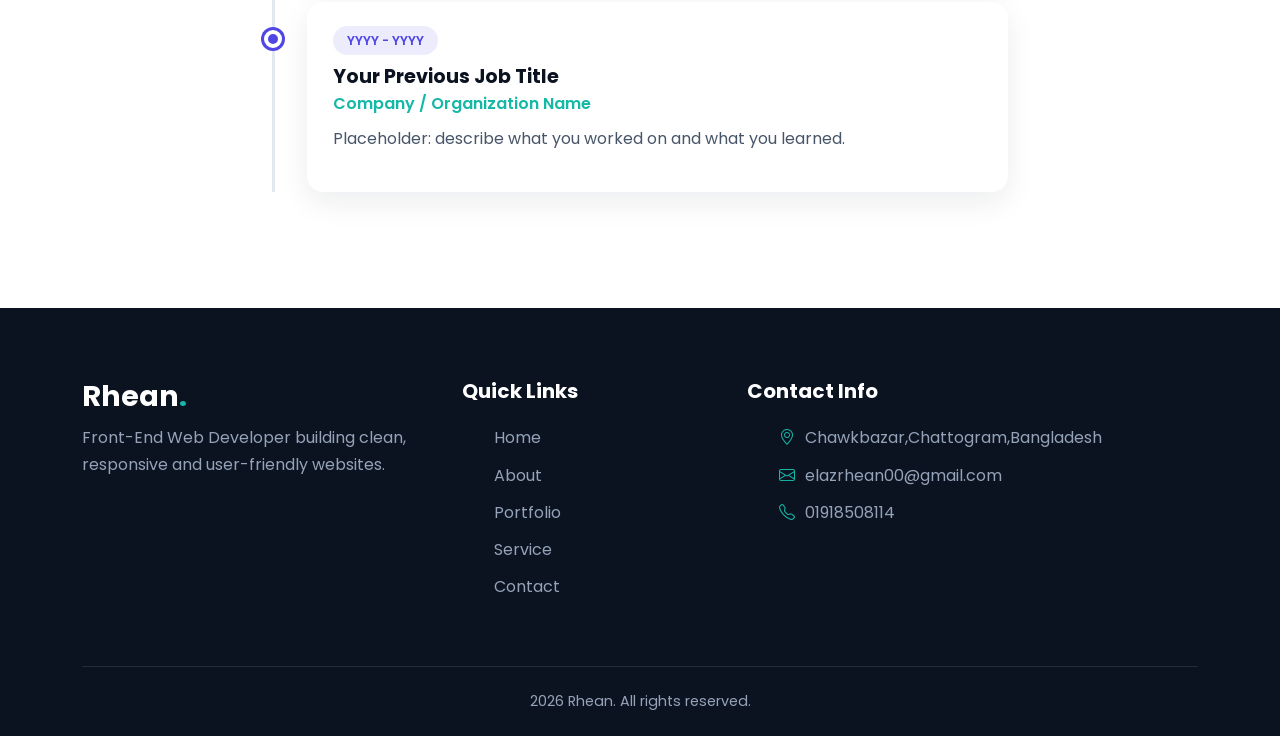
<file: portfolio.html>
<!DOCTYPE html>
<html lang="en">
<head>
    <meta charset="UTF-8">
    <meta name="viewport" content="width=device-width, initial-scale=1.0">
    <meta name="description" content="Rhean's portfolio - personal information, education, skills, certifications and experience.">
    <title>Portfolio</title>
    <link href="https://cdn.jsdelivr.net/npm/bootstrap@5.3.9/dist/css/bootstrap.min.css" rel="stylesheet" integrity="sha384-yEPZ7jP9S0QKiUQ0m3jjsO4ProIW7wvR9gXkI7JOGa2XVsw53Yke2bsdkBbjmmiX" crossorigin="anonymous">
    <link rel="stylesheet" href="https://cdn.jsdelivr.net/npm/bootstrap-icons@1.11.3/font/bootstrap-icons.min.css">
    <link rel="stylesheet" href="https://fonts.googleapis.com/css2?family=Poppins:wght@400;500;600;700&display=swap">
    <link rel="stylesheet" href="assets/css/styel.css">
    <link rel="stylesheet" href="assets/css/responsive.css">
</head>
<body>

    <!-- header start -->
    <header class="site-header sticky-top">
        <div class="topbar">
            <div class="container d-flex justify-content-between align-items-center">
                <span class="d-none d-sm-inline"><i class="bi bi-envelope me-1"></i>elazrhean00@gmail.com</span>
                <span><i class="bi bi-clock me-1"></i> <span id="liveDateTime">Loading...</span></span>
            </div>
        </div>
        <nav class="navbar navbar-expand-lg">
            <div class="container">
                <a class="navbar-brand" href="index.html">Rhean<span>.</span></a>
                <button class="navbar-toggler" type="button" data-bs-toggle="collapse" data-bs-target="#mainNav" aria-controls="mainNav" aria-expanded="false" aria-label="Toggle navigation">
                    <span class="navbar-toggler-icon"></span>
                </button>
                <div class="collapse navbar-collapse" id="mainNav">
                    <ul class="navbar-nav ms-auto mb-2 mb-lg-0">
                        <li class="nav-item"><a class="nav-link" href="index.html">Home</a></li>
                        <li class="nav-item"><a class="nav-link" href="about.html">About</a></li>
                        <li class="nav-item"><a class="nav-link active" aria-current="page" href="portfolio.html">Portfolio</a></li>
                        <li class="nav-item"><a class="nav-link" href="service.html">Service</a></li>
                        <li class="nav-item"><a class="nav-link" href="contact.html">Contact</a></li>
                    </ul>
                </div>
            </div>
        </nav>
    </header>
    <!-- header end -->


    <!-- main start -->
    <main>

        <!-- page title start -->
        <section class="page-banner">
            <div class="container">
                <h1>My Portfolio</h1>
                <nav aria-label="breadcrumb">
                    <ol class="breadcrumb justify-content-center mb-0">
                        <li class="breadcrumb-item"><a href="index.html">Home</a></li>
                        <li class="breadcrumb-item active" aria-current="page">Portfolio</li>
                    </ol>
                </nav>
            </div>
        </section>
        <!-- page title end -->


        <!-- personal information start -->
        <section class="section">
            <div class="container">
                <div class="text-center mb-5">
                    <span class="section-sub">Who I Am</span>
                    <h2 class="section-title">Personal Information</h2>
                </div>
                <div class="info-card">
                    <div class="row g-0">
                        <div class="col-md-6">
                            <div class="info-row"><strong>Full Name</strong><span>Elazuddowla Rhean </span></div>
                            <div class="info-row"><strong>Date of Birth</strong><span>29 september 2009</span></div>
                            <div class="info-row"><strong>Nationality</strong><span>Bangladeshi</span></div>
                            <div class="info-row"><strong>Languages</strong><span>Language 1 English, Language 2 Bangla</span></div>
                        </div>
                        <div class="col-md-6">
                            <div class="info-row"><strong>Email</strong><span>elazrhean00@gmail.com</span></div>
                            <div class="info-row"><strong>Phone</strong><span>01918508114</span></div>
                            <div class="info-row"><strong>Address</strong><span>Chawkbazar,Chattogram,Bangladesh</span></div>
                            <div class="info-row"><strong>Profession</strong><span>Front-End and Back-End Web Developer</span></div>
                        </div>
                    </div>
                </div>
            </div>
        </section>
        <!-- personal information end -->


        <!-- education start -->
        <section class="section bg-light-custom">
            <div class="container">
                <div class="text-center mb-5">
                    <span class="section-sub">My Studies</span>
                    <h2 class="section-title">Education Information</h2>
                </div>
                <div class="row justify-content-center">
                    <div class="col-lg-8">
                        <div class="timeline">
                            <div class="timeline-item">
                                <span class="timeline-date">YYYY - YYYY</span>
                                <h3>Your Degree / Program Name</h3>
                                <h6>University / Institute Name</h6>
                                <p>Short placeholder description of what you studied and your result or focus area.</p>
                            </div>
                            <div class="timeline-item">
                                <span class="timeline-date">YYYY - YYYY</span>
                                <h3>Your Previous Qualification</h3>
                                <h6>School / College Name</h6>
                                <p>Short placeholder description of your earlier education.</p>
                            </div>
                        </div>
                    </div>
                </div>
            </div>
        </section>
        <!-- education end -->


        <!-- special skills start -->
        <section class="section">
            <div class="container">
                <div class="text-center mb-5">
                    <span class="section-sub">My Strengths</span>
                    <h2 class="section-title">Special Skills</h2>
                </div>
                <div class="skill-badges text-center">
                    <span>HTML5</span>
                    <span>CSS3</span>
                    <span>JavaScript</span>
                    <span>Bootstrap 5</span>
                    <span>jQuery</span>
                    <span>Responsive Design</span>
                    <span>VS Code</span>
                    <span>Problem Solving</span>
                </div>
                <p class="text-center text-muted mt-4">Edit, add or remove skills so the list matches what you really know.</p>
            </div>
        </section>
        <!-- special skills end -->


        <!-- training & certification start -->
        <section class="section bg-light-custom">
            <div class="container">
                <div class="text-center mb-5">
                    <span class="section-sub">My Learning</span>
                    <h2 class="section-title">Training Certification</h2>
                </div>
                <div class="row g-4">
                    <div class="col-lg-4 col-md-6">
                        <div class="cert-card h-100">
                            <div class="icon-box"><i class="bi bi-award"></i></div>
                            <h3>Certificate Title One</h3>
                            <p>Issued by: Organization Name<br>Year: YYYY</p>
                            <button type="button" class="btn btn-main btn-sm" data-bs-toggle="modal" data-bs-target="#certModal1">View Certificate</button>
                        </div>
                    </div>
                    <div class="col-lg-4 col-md-6">
                        <div class="cert-card h-100">
                            <div class="icon-box"><i class="bi bi-patch-check"></i></div>
                            <h3>Certificate Title Two</h3>
                            <p>Issued by: Organization Name<br>Year: YYYY</p>
                            <button type="button" class="btn btn-main btn-sm" data-bs-toggle="modal" data-bs-target="#certModal2">View Certificate</button>
                        </div>
                    </div>
                    <div class="col-lg-4 col-md-12">
                        <div class="cert-card h-100">
                            <div class="icon-box"><i class="bi bi-journal-check"></i></div>
                            <h3>Training Course Title</h3>
                            <p>Issued by: Organization Name<br>Year: YYYY</p>
                            <button type="button" class="btn btn-main btn-sm" data-bs-toggle="modal" data-bs-target="#certModal3">View Certificate</button>
                        </div>
                    </div>
                </div>
            </div>
        </section>
        <!-- training & certification end -->


        <!-- working experience start -->
        <section class="section">
            <div class="container">
                <div class="text-center mb-5">
                    <span class="section-sub">My Career</span>
                    <h2 class="section-title">Working Experience</h2>
                </div>
                <div class="row justify-content-center">
                    <div class="col-lg-8">
                        <div class="timeline">
                            <div class="timeline-item">
                                <span class="timeline-date">YYYY - Present</span>
                                <h3>Your Job Title</h3>
                                <h6>Company / Organization Name</h6>
                                <p>Placeholder: describe your main responsibilities and achievements in this role.</p>
                            </div>
                            <div class="timeline-item">
                                <span class="timeline-date">YYYY - YYYY</span>
                                <h3>Your Previous Job Title</h3>
                                <h6>Company / Organization Name</h6>
                                <p>Placeholder: describe what you worked on and what you learned.</p>
                            </div>
                        </div>
                    </div>
                </div>
            </div>
        </section>
        <!-- working experience end -->

    </main>
    <!-- main end -->


    <!-- certificate modals start -->
    <!-- To show a real certificate image: put the file in assets/images/ and replace the placeholder box with
         <img src="assets/images/certificate-1.jpg" class="img-fluid" alt="Certificate"> -->
    <div class="modal fade" id="certModal1" tabindex="-1" aria-labelledby="certModal1Label" aria-hidden="true">
        <div class="modal-dialog modal-dialog-centered modal-lg">
            <div class="modal-content">
                <div class="modal-header">
                    <h5 class="modal-title" id="certModal1Label">Certificate Title One</h5>
                    <button type="button" class="btn-close" data-bs-dismiss="modal" aria-label="Close"></button>
                </div>
                <div class="modal-body">
                    <div class="cert-placeholder"><i class="bi bi-image"></i><p>Certificate image placeholder</p></div>
                    <p class="mb-1"><strong>Issued by:</strong> Organization Name</p>
                    <p class="mb-0"><strong>Year:</strong> YYYY</p>
                </div>
                <div class="modal-footer">
                    <button type="button" class="btn btn-outline-main btn-sm" data-bs-dismiss="modal">Close</button>
                </div>
            </div>
        </div>
    </div>

    <div class="modal fade" id="certModal2" tabindex="-1" aria-labelledby="certModal2Label" aria-hidden="true">
        <div class="modal-dialog modal-dialog-centered modal-lg">
            <div class="modal-content">
                <div class="modal-header">
                    <h5 class="modal-title" id="certModal2Label">Certificate Title Two</h5>
                    <button type="button" class="btn-close" data-bs-dismiss="modal" aria-label="Close"></button>
                </div>
                <div class="modal-body">
                    <div class="cert-placeholder"><i class="bi bi-image"></i><p>Certificate image placeholder</p></div>
                    <p class="mb-1"><strong>Issued by:</strong> Organization Name</p>
                    <p class="mb-0"><strong>Year:</strong> YYYY</p>
                </div>
                <div class="modal-footer">
                    <button type="button" class="btn btn-outline-main btn-sm" data-bs-dismiss="modal">Close</button>
                </div>
            </div>
        </div>
    </div>

    <div class="modal fade" id="certModal3" tabindex="-1" aria-labelledby="certModal3Label" aria-hidden="true">
        <div class="modal-dialog modal-dialog-centered modal-lg">
            <div class="modal-content">
                <div class="modal-header">
                    <h5 class="modal-title" id="certModal3Label">Training Course Title</h5>
                    <button type="button" class="btn-close" data-bs-dismiss="modal" aria-label="Close"></button>
                </div>
                <div class="modal-body">
                    <div class="cert-placeholder"><i class="bi bi-image"></i><p>Certificate image placeholder</p></div>
                    <p class="mb-1"><strong>Issued by:</strong> Organization Name</p>
                    <p class="mb-0"><strong>Year:</strong> YYYY</p>
                </div>
                <div class="modal-footer">
                    <button type="button" class="btn btn-outline-main btn-sm" data-bs-dismiss="modal">Close</button>
                </div>
            </div>
        </div>
    </div>
    <!-- certificate modals end -->


    <!-- footer start -->
    <footer class="site-footer">
        <div class="container">
            <div class="row g-4">
                <div class="col-lg-4 col-md-12">
                    <h3 class="footer-brand">Rhean<span>.</span></h3>
                    <p>Front-End Web Developer building clean, responsive and user-friendly websites.</p>
                </div>
                <div class="col-lg-3 col-md-6">
                    <h5>Quick Links</h5>
                    <ul class="footer-links">
                        <li><a href="index.html">Home</a></li>
                        <li><a href="about.html">About</a></li>
                        <li><a href="portfolio.html">Portfolio</a></li>
                        <li><a href="service.html">Service</a></li>
                        <li><a href="contact.html">Contact</a></li>
                    </ul>
                </div>
                <div class="col-lg-5 col-md-6">
                    <h5>Contact Info</h5>
                    <ul class="footer-contact">
                        <li><i class="bi bi-geo-alt"></i>Chawkbazar,Chattogram,Bangladesh</li>
                        <li><i class="bi bi-envelope"></i>elazrhean00@gmail.com</li>
                        <li><i class="bi bi-telephone"></i>01918508114</li>
                    </ul>
                </div>
            </div>
            <div class="footer-bottom">
                <p> <span id="currentYear"></span> Rhean. All rights reserved.</p>
            </div>
        </div>
    </footer>
    <!-- footer end -->

<script src="https://code.jquery.com/jquery-3.7.1.min.js"></script>
<script src="https://cdn.jsdelivr.net/npm/bootstrap@5.3.9/dist/js/bootstrap.bundle.min.js" integrity="sha384-WyOxWvTyr1QaMPfiPJSv76iReVthorl5uWlFtZPyK0IEB0hGzo9y5Bp9mYanr8Bu" crossorigin="anonymous"></script>
<script src="assets/js/app.js"></script>

</body>
</html>
</file>
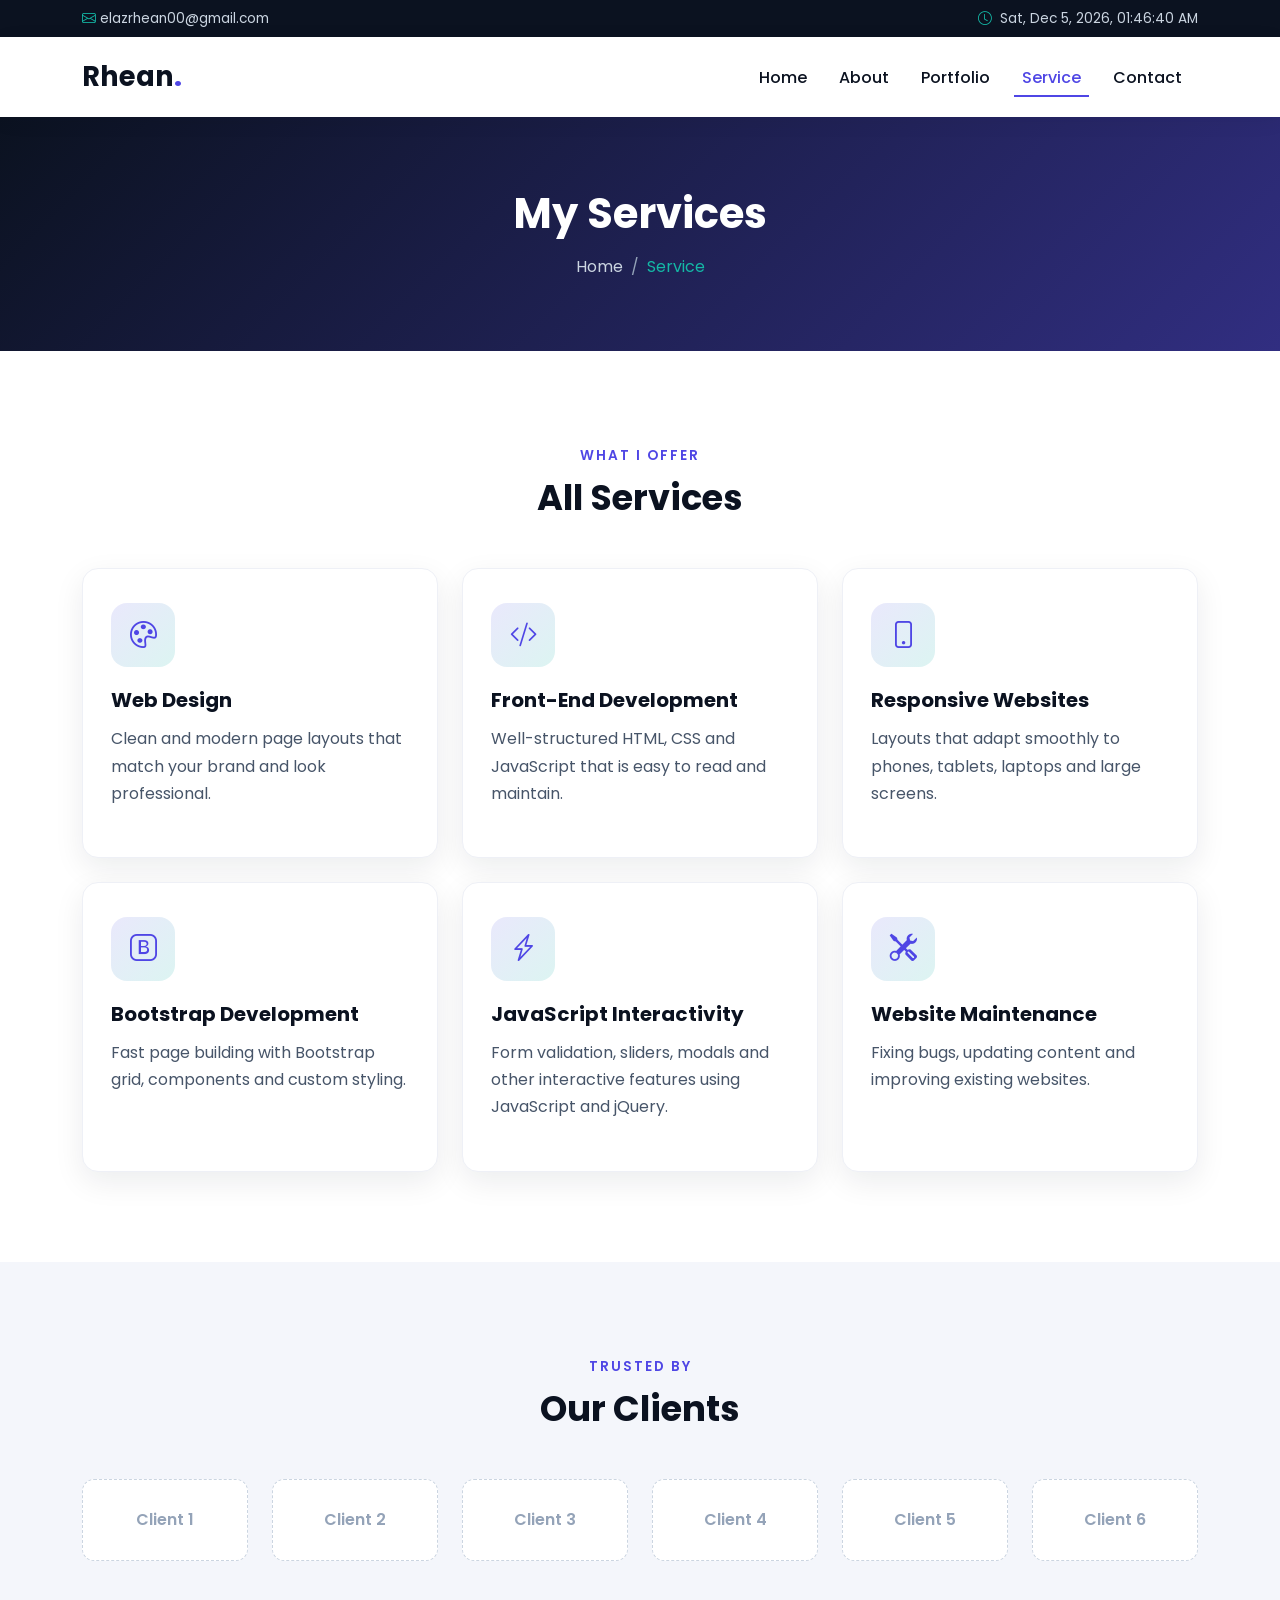
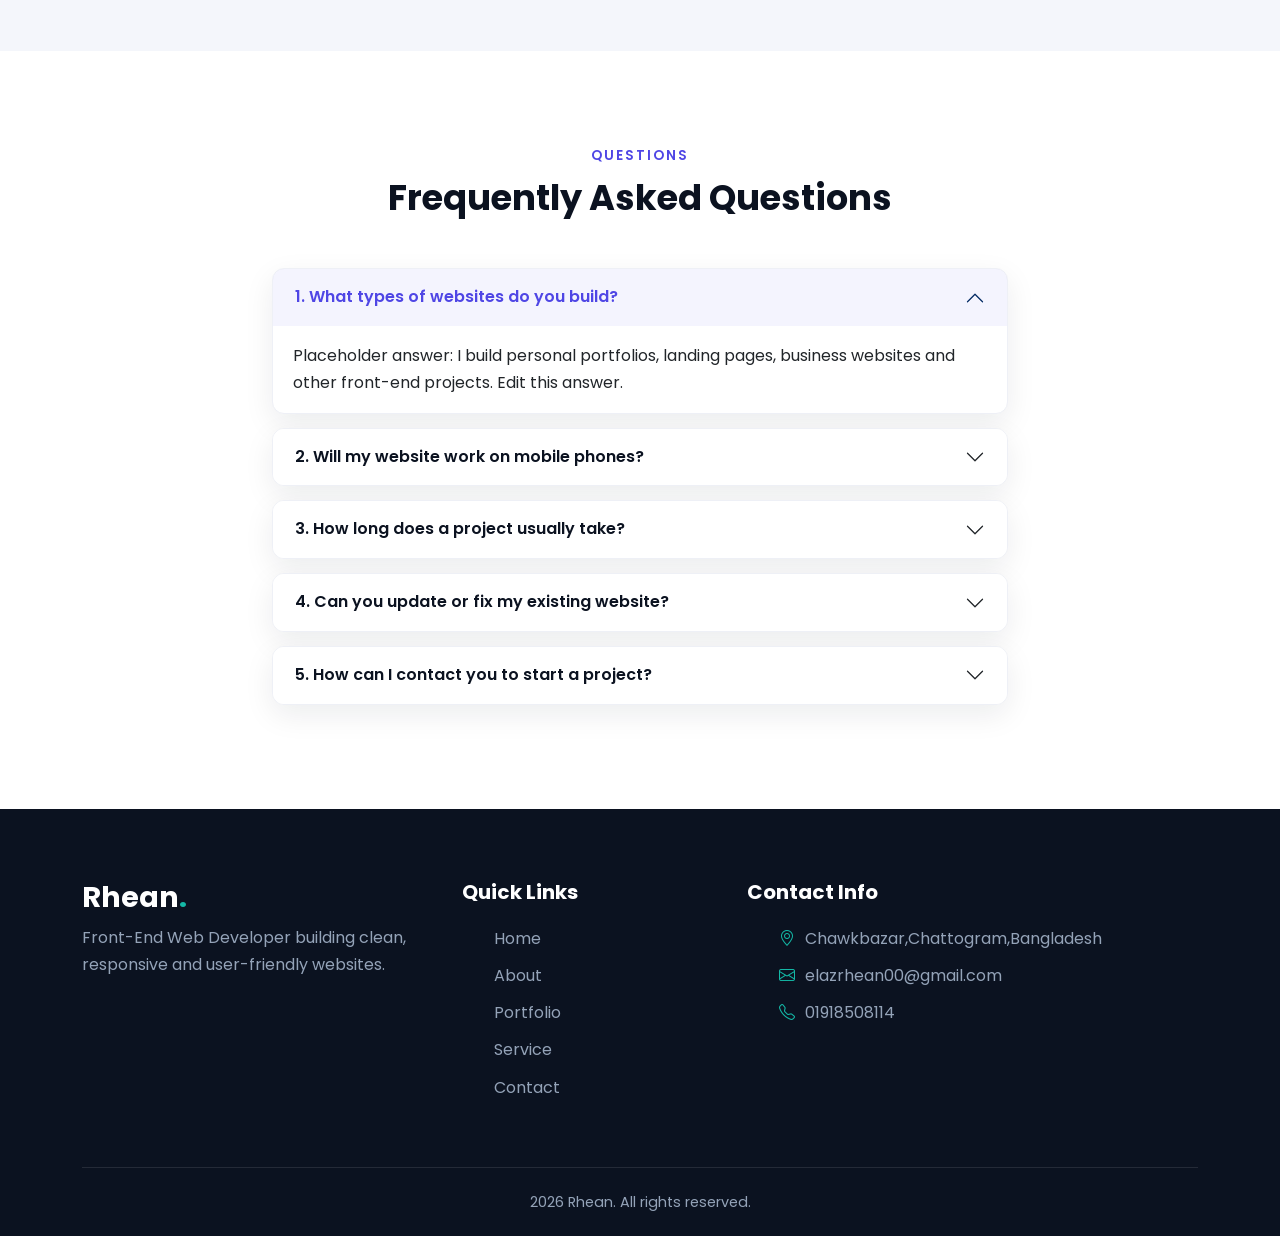
<file: service.html>
<!DOCTYPE html>
<html lang="en">
<head>
    <meta charset="UTF-8">
    <meta name="viewport" content="width=device-width, initial-scale=1.0">
    <meta name="description" content="Services offered by Rhean - web design, front-end development and more.">
    <title>Portfolio</title>
    <link href="https://cdn.jsdelivr.net/npm/bootstrap@5.3.9/dist/css/bootstrap.min.css" rel="stylesheet" integrity="sha384-yEPZ7jP9S0QKiUQ0m3jjsO4ProIW7wvR9gXkI7JOGa2XVsw53Yke2bsdkBbjmmiX" crossorigin="anonymous">
    <link rel="stylesheet" href="https://cdn.jsdelivr.net/npm/bootstrap-icons@1.11.3/font/bootstrap-icons.min.css">
    <link rel="stylesheet" href="https://fonts.googleapis.com/css2?family=Poppins:wght@400;500;600;700&display=swap">
    <link rel="stylesheet" href="assets/css/styel.css">
    <link rel="stylesheet" href="assets/css/responsive.css">
</head>
<body>

    <!-- header start -->
    <header class="site-header sticky-top">
        <div class="topbar">
            <div class="container d-flex justify-content-between align-items-center">
                <span class="d-none d-sm-inline"><i class="bi bi-envelope me-1"></i>elazrhean00@gmail.com</span>
                <span><i class="bi bi-clock me-1"></i> <span id="liveDateTime">Loading...</span></span>
            </div>
        </div>
        <nav class="navbar navbar-expand-lg">
            <div class="container">
                <a class="navbar-brand" href="index.html">Rhean<span>.</span></a>
                <button class="navbar-toggler" type="button" data-bs-toggle="collapse" data-bs-target="#mainNav" aria-controls="mainNav" aria-expanded="false" aria-label="Toggle navigation">
                    <span class="navbar-toggler-icon"></span>
                </button>
                <div class="collapse navbar-collapse" id="mainNav">
                    <ul class="navbar-nav ms-auto mb-2 mb-lg-0">
                        <li class="nav-item"><a class="nav-link" href="index.html">Home</a></li>
                        <li class="nav-item"><a class="nav-link" href="about.html">About</a></li>
                        <li class="nav-item"><a class="nav-link" href="portfolio.html">Portfolio</a></li>
                        <li class="nav-item"><a class="nav-link active" aria-current="page" href="service.html">Service</a></li>
                        <li class="nav-item"><a class="nav-link" href="contact.html">Contact</a></li>
                    </ul>
                </div>
            </div>
        </nav>
    </header>
    <!-- header end -->


    <!-- main start -->
    <main>

        <!-- page title start -->
        <section class="page-banner">
            <div class="container">
                <h1>My Services</h1>
                <nav aria-label="breadcrumb">
                    <ol class="breadcrumb justify-content-center mb-0">
                        <li class="breadcrumb-item"><a href="index.html">Home</a></li>
                        <li class="breadcrumb-item active" aria-current="page">Service</li>
                    </ol>
                </nav>
            </div>
        </section>
        <!-- page title end -->


        <!-- all services start -->
        <section class="section">
            <div class="container">
                <div class="text-center mb-5">
                    <span class="section-sub">What I Offer</span>
                    <h2 class="section-title">All Services</h2>
                </div>
                <div class="row g-4">
                    <div class="col-lg-4 col-md-6">
                        <div class="service-card h-100">
                            <div class="icon-box"><i class="bi bi-palette"></i></div>
                            <h3>Web Design</h3>
                            <p>Clean and modern page layouts that match your brand and look professional.</p>
                        </div>
                    </div>
                    <div class="col-lg-4 col-md-6">
                        <div class="service-card h-100">
                            <div class="icon-box"><i class="bi bi-code-slash"></i></div>
                            <h3>Front-End Development</h3>
                            <p>Well-structured HTML, CSS and JavaScript that is easy to read and maintain.</p>
                        </div>
                    </div>
                    <div class="col-lg-4 col-md-6">
                        <div class="service-card h-100">
                            <div class="icon-box"><i class="bi bi-phone"></i></div>
                            <h3>Responsive Websites</h3>
                            <p>Layouts that adapt smoothly to phones, tablets, laptops and large screens.</p>
                        </div>
                    </div>
                    <div class="col-lg-4 col-md-6">
                        <div class="service-card h-100">
                            <div class="icon-box"><i class="bi bi-bootstrap"></i></div>
                            <h3>Bootstrap Development</h3>
                            <p>Fast page building with Bootstrap grid, components and custom styling.</p>
                        </div>
                    </div>
                    <div class="col-lg-4 col-md-6">
                        <div class="service-card h-100">
                            <div class="icon-box"><i class="bi bi-lightning-charge"></i></div>
                            <h3>JavaScript Interactivity</h3>
                            <p>Form validation, sliders, modals and other interactive features using JavaScript and jQuery.</p>
                        </div>
                    </div>
                    <div class="col-lg-4 col-md-6">
                        <div class="service-card h-100">
                            <div class="icon-box"><i class="bi bi-tools"></i></div>
                            <h3>Website Maintenance</h3>
                            <p>Fixing bugs, updating content and improving existing websites.</p>
                        </div>
                    </div>
                </div>
            </div>
        </section>
        <!-- all services end -->


        <!-- clients start -->
        <section class="section bg-light-custom">
            <div class="container">
                <div class="text-center mb-5">
                    <span class="section-sub">Trusted By</span>
                    <h2 class="section-title">Our Clients</h2>
                </div>
                <div class="row g-4">
                    <div class="col-lg-2 col-md-4 col-6"><div class="client-box">Client 1</div></div>
                    <div class="col-lg-2 col-md-4 col-6"><div class="client-box">Client 2</div></div>
                    <div class="col-lg-2 col-md-4 col-6"><div class="client-box">Client 3</div></div>
                    <div class="col-lg-2 col-md-4 col-6"><div class="client-box">Client 4</div></div>
                    <div class="col-lg-2 col-md-4 col-6"><div class="client-box">Client 5</div></div>
                    <div class="col-lg-2 col-md-4 col-6"><div class="client-box">Client 6</div></div>
                </div>
            </div>
        </section>
        <!-- clients end -->


        <!-- faq start -->
        <section class="section">
            <div class="container">
                <div class="text-center mb-5">
                    <span class="section-sub">Questions</span>
                    <h2 class="section-title">Frequently Asked Questions</h2>
                </div>
                <div class="row justify-content-center">
                    <div class="col-lg-8">
                        <div class="accordion faq-accordion" id="faqAccordion">

                            <div class="accordion-item">
                                <h2 class="accordion-header" id="faqHeading1">
                                    <button class="accordion-button" type="button" data-bs-toggle="collapse" data-bs-target="#faqCollapse1" aria-expanded="true" aria-controls="faqCollapse1">
                                        1. What types of websites do you build?
                                    </button>
                                </h2>
                                <div id="faqCollapse1" class="accordion-collapse collapse show" aria-labelledby="faqHeading1" data-bs-parent="#faqAccordion">
                                    <div class="accordion-body">Placeholder answer: I build personal portfolios, landing pages, business websites and other front-end projects. Edit this answer.</div>
                                </div>
                            </div>

                            <div class="accordion-item">
                                <h2 class="accordion-header" id="faqHeading2">
                                    <button class="accordion-button collapsed" type="button" data-bs-toggle="collapse" data-bs-target="#faqCollapse2" aria-expanded="false" aria-controls="faqCollapse2">
                                        2. Will my website work on mobile phones?
                                    </button>
                                </h2>
                                <div id="faqCollapse2" class="accordion-collapse collapse" aria-labelledby="faqHeading2" data-bs-parent="#faqAccordion">
                                    <div class="accordion-body">Placeholder answer: Yes. Every website is built to be responsive, so it adjusts to phones, tablets and desktops. Edit this answer.</div>
                                </div>
                            </div>

                            <div class="accordion-item">
                                <h2 class="accordion-header" id="faqHeading3">
                                    <button class="accordion-button collapsed" type="button" data-bs-toggle="collapse" data-bs-target="#faqCollapse3" aria-expanded="false" aria-controls="faqCollapse3">
                                        3. How long does a project usually take?
                                    </button>
                                </h2>
                                <div id="faqCollapse3" class="accordion-collapse collapse" aria-labelledby="faqHeading3" data-bs-parent="#faqAccordion">
                                    <div class="accordion-body">Placeholder answer: The time depends on the size of the project. Add your own typical timeframes here.</div>
                                </div>
                            </div>

                            <div class="accordion-item">
                                <h2 class="accordion-header" id="faqHeading4">
                                    <button class="accordion-button collapsed" type="button" data-bs-toggle="collapse" data-bs-target="#faqCollapse4" aria-expanded="false" aria-controls="faqCollapse4">
                                        4. Can you update or fix my existing website?
                                    </button>
                                </h2>
                                <div id="faqCollapse4" class="accordion-collapse collapse" aria-labelledby="faqHeading4" data-bs-parent="#faqAccordion">
                                    <div class="accordion-body">Placeholder answer: Yes, I can review an existing site, fix bugs and improve its design or layout. Edit this answer.</div>
                                </div>
                            </div>

                            <div class="accordion-item">
                                <h2 class="accordion-header" id="faqHeading5">
                                    <button class="accordion-button collapsed" type="button" data-bs-toggle="collapse" data-bs-target="#faqCollapse5" aria-expanded="false" aria-controls="faqCollapse5">
                                        5. How can I contact you to start a project?
                                    </button>
                                </h2>
                                <div id="faqCollapse5" class="accordion-collapse collapse" aria-labelledby="faqHeading5" data-bs-parent="#faqAccordion">
                                    <div class="accordion-body">Placeholder answer: Use the <a href="contact.html">Contact page</a> or the email address in the footer. Edit this answer.</div>
                                </div>
                            </div>

                        </div>
                    </div>
                </div>
            </div>
        </section>
        <!-- faq end -->

    </main>
    <!-- main end -->


    <!-- footer start -->
    <footer class="site-footer">
        <div class="container">
            <div class="row g-4">
                <div class="col-lg-4 col-md-12">
                    <h3 class="footer-brand">Rhean<span>.</span></h3>
                    <p>Front-End Web Developer building clean, responsive and user-friendly websites.</p>
                </div>
                <div class="col-lg-3 col-md-6">
                    <h5>Quick Links</h5>
                    <ul class="footer-links">
                        <li><a href="index.html">Home</a></li>
                        <li><a href="about.html">About</a></li>
                        <li><a href="portfolio.html">Portfolio</a></li>
                        <li><a href="service.html">Service</a></li>
                        <li><a href="contact.html">Contact</a></li>
                    </ul>
                </div>
                <div class="col-lg-5 col-md-6">
                    <h5>Contact Info</h5>
                    <ul class="footer-contact">
                        <li><i class="bi bi-geo-alt"></i>Chawkbazar,Chattogram,Bangladesh</li>
                        <li><i class="bi bi-envelope"></i>elazrhean00@gmail.com</li>
                        <li><i class="bi bi-telephone"></i>01918508114</li>
                    </ul>
                </div>
            </div>
            <div class="footer-bottom">
                <p> <span id="currentYear"></span> Rhean. All rights reserved.</p>
            </div>
        </div>
    </footer>
    <!-- footer end -->

<script src="https://code.jquery.com/jquery-3.7.1.min.js"></script>
<script src="https://cdn.jsdelivr.net/npm/bootstrap@5.3.9/dist/js/bootstrap.bundle.min.js" integrity="sha384-WyOxWvTyr1QaMPfiPJSv76iReVthorl5uWlFtZPyK0IEB0hGzo9y5Bp9mYanr8Bu" crossorigin="anonymous"></script>
<script src="assets/js/app.js"></script>

</body>
</html>
</file>
<file: assets/css/styel.css>
/* ==========================================================
   styel.css - main stylesheet
   ========================================================== */

/* ---------- reset (your original rules) ---------- */
*{
    margin: 0;
    padding: 0;
    box-sizing: border-box;
}

a{
    text-decoration: none;
}

ul, ol, li{
    list-style: none;
}

/* ---------- variables: change colors here ---------- */
:root{
    --primary: #4f46e5;
    --primary-dark: #3730a3;
    --accent: #14b8a6;
    --dark: #0b1220;
    --text: #475569;
    --light: #f4f6fb;
    --white: #ffffff;
    --radius: 16px;
    --shadow: 0 10px 30px rgba(15, 23, 42, 0.08);
    --shadow-hover: 0 18px 40px rgba(79, 70, 229, 0.18);
    --transition: all 0.3s ease;
}

/* ---------- base ---------- */
body{
    font-family: 'Poppins', Arial, Helvetica, sans-serif;
    color: var(--text);
    background: var(--white);
    line-height: 1.7;
    overflow-x: clip;
}

h1, h2, h3, h4, h5, h6{
    color: var(--dark);
    font-weight: 700;
    line-height: 1.3;
}

img{
    max-width: 100%;
    height: auto;
}

.section{
    padding: 90px 0;
}

.bg-light-custom{
    background: var(--light);
}

.section-sub{
    display: inline-block;
    color: var(--primary);
    font-weight: 600;
    text-transform: uppercase;
    letter-spacing: 2px;
    font-size: 0.85rem;
    margin-bottom: 8px;
}

.section-title{
    font-size: 2.2rem;
    margin-bottom: 18px;
}

.text-gradient{
    background: linear-gradient(90deg, #818cf8, #2dd4bf);
    -webkit-background-clip: text;
    background-clip: text;
    -webkit-text-fill-color: transparent;
    color: transparent;
}

/* ---------- buttons ---------- */
.btn-main{
    background: linear-gradient(135deg, var(--primary), var(--primary-dark));
    color: var(--white);
    border: 2px solid transparent;
    padding: 12px 30px;
    border-radius: 50px;
    font-weight: 600;
    transition: var(--transition);
}

.btn-main:hover,
.btn-main:focus{
    color: var(--white);
    transform: translateY(-3px);
    box-shadow: var(--shadow-hover);
}

.btn-outline-main{
    background: transparent;
    color: var(--primary);
    border: 2px solid var(--primary);
    padding: 12px 30px;
    border-radius: 50px;
    font-weight: 600;
    transition: var(--transition);
}

.btn-outline-main:hover,
.btn-outline-main:focus{
    background: var(--primary);
    color: var(--white);
    transform: translateY(-3px);
}

.btn-sm.btn-main,
.btn-sm.btn-outline-main{
    padding: 8px 22px;
}

/* ---------- top bar & navbar ---------- */
.site-header{
    z-index: 1030;
}

.topbar{
    background: var(--dark);
    color: #cbd5e1;
    font-size: 0.85rem;
    padding: 7px 0;
}

.topbar i{
    color: var(--accent);
}

.navbar{
    background: var(--white);
    box-shadow: 0 4px 20px rgba(15, 23, 42, 0.06);
    padding: 12px 0;
}

.navbar-brand{
    font-size: 1.7rem;
    font-weight: 700;
    color: var(--dark);
}

.navbar-brand span{
    color: var(--primary);
}

.navbar-brand:hover{
    color: var(--dark);
}

.navbar .nav-link{
    position: relative;
    color: var(--dark);
    font-weight: 500;
    margin: 0 8px;
    transition: var(--transition);
}

.navbar .nav-link::after{
    content: "";
    position: absolute;
    left: 0;
    right: 0;
    bottom: 2px;
    height: 2px;
    background: var(--primary);
    transform: scaleX(0);
    transition: var(--transition);
}

.navbar .nav-link:hover,
.navbar .nav-link.active{
    color: var(--primary);
}

.navbar .nav-link:hover::after,
.navbar .nav-link.active::after{
    transform: scaleX(1);
}

/* ---------- hero slider ---------- */
.hero{
    background: linear-gradient(135deg, #0b1220 0%, #1e1b4b 60%, #312e81 100%);
    color: #cbd5e1;
    position: relative;
    overflow: hidden;
}

.hero::before{
    content: "";
    position: absolute;
    top: -140px;
    right: -120px;
    width: 460px;
    height: 460px;
    border-radius: 50%;
    background: radial-gradient(circle, rgba(20, 184, 166, 0.28), transparent 70%);
    pointer-events: none;
}

.hero-slide{
    min-height: 640px;
    padding: 70px 0 100px;
    display: flex;
    align-items: center;
}

.hero h1{
    color: var(--white);
    font-size: 3rem;
    margin-bottom: 10px;
}

.hero-title{
    color: var(--accent);
    font-size: 1.4rem;
    font-weight: 600;
    margin-bottom: 18px;
}

.hero-tag{
    display: inline-block;
    background: rgba(255, 255, 255, 0.1);
    color: #e0e7ff;
    padding: 6px 18px;
    border-radius: 50px;
    font-size: 0.85rem;
    margin-bottom: 18px;
}

.hero-buttons{
    display: flex;
    flex-wrap: wrap;
    gap: 14px;
    margin-top: 28px;
}

.hero .btn-outline-main{
    color: var(--white);
    border-color: rgba(255, 255, 255, 0.6);
}

.hero .btn-outline-main:hover{
    background: var(--white);
    color: var(--primary-dark);
}

.carousel-item.active .hero-content{
    animation: fadeUp 0.9s ease both;
}

.carousel-item.active .profile-frame{
    animation: zoomIn 0.9s ease both;
}

.carousel-indicators{
    margin-bottom: 24px;
}

.carousel-indicators [data-bs-target]{
    width: 12px;
    height: 12px;
    border-radius: 50%;
    border: 0;
    opacity: 0.5;
}

.carousel-indicators .active{
    background: var(--accent);
    opacity: 1;
    width: 30px;
    border-radius: 10px;
}

.carousel-control-prev,
.carousel-control-next{
    width: 6%;
    opacity: 0.7;
}

.carousel-control-prev:hover,
.carousel-control-next:hover{
    opacity: 1;
}

/* ---------- profile image (keeps ratio, never stretches) ---------- */
.profile-frame{
    width: 100%;
    max-width: 380px;
    aspect-ratio: 4 / 5;
    margin: 0 auto;
    border-radius: 24px;
    overflow: hidden;
    border: 6px solid rgba(255, 255, 255, 0.15);
    box-shadow: 0 25px 60px rgba(0, 0, 0, 0.35);
}

.profile-frame img{
    width: 100%;
    height: 100%;
    object-fit: cover;
    object-position: center top;
    display: block;
}

.about-img{
    width: 100%;
    max-width: 420px;
    aspect-ratio: 4 / 5;
    margin: 0 auto;
    border-radius: 24px;
    overflow: hidden;
    box-shadow: var(--shadow);
    border: 6px solid var(--white);
}

.about-img img{
    width: 100%;
    height: 100%;
    object-fit: cover;
    object-position: center top;
    display: block;
}

/* ---------- cards ---------- */
.icon-box{
    width: 64px;
    height: 64px;
    border-radius: 16px;
    background: linear-gradient(135deg, rgba(79, 70, 229, 0.12), rgba(20, 184, 166, 0.15));
    color: var(--primary);
    display: flex;
    align-items: center;
    justify-content: center;
    font-size: 1.7rem;
    margin-bottom: 20px;
    transition: var(--transition);
}

.mv-card,
.service-card,
.cert-card,
.contact-card,
.testimonial-card{
    background: var(--white);
    border-radius: var(--radius);
    padding: 34px 28px;
    box-shadow: var(--shadow);
    border: 1px solid #eef0f6;
    transition: var(--transition);
}

.mv-card:hover,
.service-card:hover,
.cert-card:hover,
.contact-card:hover,
.testimonial-card:hover{
    transform: translateY(-8px);
    box-shadow: var(--shadow-hover);
}

.mv-card:hover .icon-box,
.service-card:hover .icon-box,
.cert-card:hover .icon-box,
.contact-card:hover .icon-box{
    background: linear-gradient(135deg, var(--primary), var(--primary-dark));
    color: var(--white);
}

.mv-card h3,
.service-card h3,
.cert-card h3,
.contact-card h3{
    font-size: 1.25rem;
    margin-bottom: 12px;
}

.card-link{
    color: var(--primary);
    font-weight: 600;
    transition: var(--transition);
}

.card-link:hover{
    color: var(--accent);
    letter-spacing: 0.5px;
}

.testimonial-card{
    position: relative;
}

.quote-icon{
    font-size: 3rem;
    color: var(--primary);
    opacity: 0.25;
    line-height: 1;
}

.rating{
    color: #f59e0b;
    margin-bottom: 12px;
}

.testimonial-card h4{
    font-size: 1.05rem;
    margin-bottom: 0;
}

.testimonial-card small{
    color: #94a3b8;
}

/* ---------- inner page banner ---------- */
.page-banner{
    background: linear-gradient(135deg, #0b1220, #312e81);
    padding: 70px 0;
    text-align: center;
}

.page-banner h1{
    color: var(--white);
    font-size: 2.6rem;
    margin-bottom: 12px;
}

.breadcrumb-item,
.breadcrumb-item a{
    color: #cbd5e1;
}

.breadcrumb-item a:hover{
    color: var(--accent);
}

.breadcrumb-item.active{
    color: var(--accent);
}

.breadcrumb-item + .breadcrumb-item::before{
    color: #94a3b8;
}

/* ---------- about page ---------- */
.fact-box{
    background: var(--light);
    border-radius: 12px;
    padding: 16px 20px;
    border-left: 4px solid var(--primary);
}

.fact-box strong{
    display: block;
    font-size: 1.6rem;
    color: var(--dark);
}

.client-box{
    background: var(--white);
    border: 1px dashed #cbd5e1;
    border-radius: 12px;
    padding: 26px 10px;
    text-align: center;
    font-weight: 600;
    color: #94a3b8;
    transition: var(--transition);
}

.client-box:hover{
    color: var(--primary);
    border-color: var(--primary);
    transform: translateY(-5px);
}

.skill-item{
    margin-bottom: 26px;
}

.skill-head{
    display: flex;
    justify-content: space-between;
    font-weight: 600;
    color: var(--dark);
    margin-bottom: 8px;
}

.progress{
    height: 10px;
    border-radius: 10px;
    background: #e2e8f0;
}

.progress-bar{
    background: linear-gradient(90deg, var(--primary), var(--accent));
    border-radius: 10px;
}

/* ---------- portfolio page ---------- */
.info-card{
    background: var(--white);
    border-radius: var(--radius);
    box-shadow: var(--shadow);
    border: 1px solid #eef0f6;
    overflow: hidden;
}

.info-row{
    display: flex;
    flex-wrap: wrap;
    justify-content: space-between;
    gap: 6px 20px;
    padding: 18px 26px;
    border-bottom: 1px solid #eef0f6;
}

.info-row strong{
    color: var(--dark);
}

.info-row span{
    color: var(--text);
    word-break: break-word;
}

.timeline{
    position: relative;
    padding-left: 32px;
    border-left: 3px solid #e2e8f0;
}

.timeline-item{
    position: relative;
    background: var(--white);
    border-radius: var(--radius);
    padding: 24px 26px;
    margin-bottom: 26px;
    box-shadow: var(--shadow);
    transition: var(--transition);
}

.timeline-item:hover{
    transform: translateX(6px);
    box-shadow: var(--shadow-hover);
}

.timeline-item::before{
    content: "";
    position: absolute;
    left: -43px;
    top: 28px;
    width: 18px;
    height: 18px;
    border-radius: 50%;
    background: var(--primary);
    border: 4px solid var(--white);
    box-shadow: 0 0 0 3px var(--primary);
}

.timeline-date{
    display: inline-block;
    background: rgba(79, 70, 229, 0.1);
    color: var(--primary);
    font-weight: 600;
    font-size: 0.8rem;
    padding: 4px 14px;
    border-radius: 50px;
    margin-bottom: 10px;
}

.timeline-item h3{
    font-size: 1.2rem;
    margin-bottom: 4px;
}

.timeline-item h6{
    color: var(--accent);
    font-weight: 600;
    margin-bottom: 10px;
}

.skill-badges span{
    display: inline-block;
    background: var(--white);
    border: 1px solid #e2e8f0;
    color: var(--dark);
    font-weight: 500;
    padding: 10px 24px;
    border-radius: 50px;
    margin: 6px;
    box-shadow: var(--shadow);
    transition: var(--transition);
}

.skill-badges span:hover{
    background: var(--primary);
    color: var(--white);
    transform: translateY(-4px);
}

.cert-card{
    text-align: center;
}

.cert-card .icon-box{
    margin-left: auto;
    margin-right: auto;
}

.cert-placeholder{
    background: var(--light);
    border: 2px dashed #cbd5e1;
    border-radius: 12px;
    text-align: center;
    padding: 60px 20px;
    margin-bottom: 20px;
    color: #94a3b8;
}

.cert-placeholder i{
    font-size: 3.5rem;
}

.modal-content{
    border-radius: var(--radius);
    border: 0;
}

/* ---------- service page: faq ---------- */
.faq-accordion .accordion-item{
    border: 1px solid #eef0f6;
    border-radius: 12px;
    overflow: hidden;
    margin-bottom: 14px;
    box-shadow: var(--shadow);
}

.faq-accordion .accordion-button{
    font-weight: 600;
    color: var(--dark);
    background: var(--white);
    padding: 18px 22px;
}

.faq-accordion .accordion-button:not(.collapsed){
    color: var(--primary);
    background: rgba(79, 70, 229, 0.06);
    box-shadow: none;
}

.faq-accordion .accordion-button:focus{
    box-shadow: 0 0 0 0.2rem rgba(79, 70, 229, 0.2);
}

/* ---------- contact page ---------- */
.contact-card{
    text-align: center;
}

.contact-card .icon-box{
    margin-left: auto;
    margin-right: auto;
}

.contact-card p{
    margin-bottom: 0;
    word-break: break-word;
}

.form-label{
    font-weight: 600;
    color: var(--dark);
}

.form-control{
    padding: 12px 16px;
    border-radius: 10px;
    border: 1px solid #dbe0ea;
    transition: var(--transition);
}

.form-control:focus{
    border-color: var(--primary);
    box-shadow: 0 0 0 0.2rem rgba(79, 70, 229, 0.15);
}

.map-wrap{
    border-radius: var(--radius);
    overflow: hidden;
    box-shadow: var(--shadow);
    border: 1px solid #eef0f6;
}

.map-wrap iframe{
    display: block;
    width: 100%;
    height: 440px;
}

/* ---------- footer ---------- */
.site-footer{
    background: var(--dark);
    color: #94a3b8;
    padding: 70px 0 0;
}

.footer-brand{
    color: var(--white);
    font-size: 1.8rem;
}

.footer-brand span{
    color: var(--accent);
}

.site-footer h5{
    color: var(--white);
    margin-bottom: 20px;
}

.footer-links li,
.footer-contact li{
    margin-bottom: 10px;
}

.footer-links a{
    color: #94a3b8;
    display: inline-block;
    transition: var(--transition);
}

.footer-links a:hover{
    color: var(--accent);
    transform: translateX(6px);
}

.footer-contact i{
    color: var(--accent);
    margin-right: 10px;
}

.footer-bottom{
    border-top: 1px solid rgba(255, 255, 255, 0.1);
    margin-top: 50px;
    padding: 22px 0;
    text-align: center;
}

.footer-bottom p{
    margin: 0;
    font-size: 0.9rem;
}

/* ---------- animations ---------- */
@keyframes fadeUp{
    from{
        opacity: 0;
        transform: translateY(30px);
    }
    to{
        opacity: 1;
        transform: translateY(0);
    }
}

@keyframes zoomIn{
    from{
        opacity: 0;
        transform: scale(0.92);
    }
    to{
        opacity: 1;
        transform: scale(1);
    }
}
</file>
<file: assets/css/responsive.css>
/* ==========================================================
   responsive.css - media queries (loaded after styel.css)
   ========================================================== */

/* ---------- large desktops (1400px and up) ---------- */
@media (min-width: 1400px){
    .hero h1{
        font-size: 3.4rem;
    }
    .hero-slide{
        min-height: 680px;
    }
}

/* ---------- normal desktops / laptops (below 1200px) ---------- */
@media (max-width: 1199.98px){
    .hero h1{
        font-size: 2.6rem;
    }
    .hero-slide{
        min-height: 600px;
    }
    .section-title{
        font-size: 2rem;
    }
}

/* ---------- tablets (below 992px) ---------- */
@media (max-width: 991.98px){
    .section{
        padding: 65px 0;
    }
    .hero-slide{
        min-height: auto;
        padding: 50px 0 90px;
        text-align: center;
    }
    .hero-buttons{
        justify-content: center;
    }
    .profile-frame{
        max-width: 300px;
    }
    .about-img{
        max-width: 340px;
    }
    .hero h1{
        font-size: 2.3rem;
    }
    .page-banner{
        padding: 55px 0;
    }
    .page-banner h1{
        font-size: 2.2rem;
    }
    .navbar-collapse{
        background: var(--white);
        padding: 10px 0 14px;
    }
    .navbar .nav-link{
        margin: 0;
        padding: 10px 4px;
    }
    .navbar .nav-link::after{
        display: none;
    }
    .navbar .nav-link.active{
        border-left: 3px solid var(--primary);
        padding-left: 12px;
    }
    .carousel-control-prev,
    .carousel-control-next{
        width: 8%;
    }
}

/* ---------- mobile phones (below 768px) ---------- */
@media (max-width: 767.98px){
    .section{
        padding: 55px 0;
    }
    .section-title{
        font-size: 1.7rem;
    }
    .hero h1{
        font-size: 2rem;
    }
    .hero-title{
        font-size: 1.15rem;
    }
    .profile-frame{
        max-width: 260px;
    }
    .carousel-control-prev,
    .carousel-control-next{
        display: none;
    }
    .timeline{
        padding-left: 24px;
    }
    .timeline-item::before{
        left: -35px;
    }
    .info-row{
        padding: 14px 18px;
    }
    .map-wrap iframe{
        height: 340px;
    }
    .site-footer{
        padding-top: 50px;
    }
}

/* ---------- small mobile screens (below 576px) ---------- */
@media (max-width: 575.98px){
    .hero h1{
        font-size: 1.7rem;
    }
    .hero-buttons .btn{
        width: 100%;
    }
    .hero-slide{
        padding: 40px 0 80px;
    }
    .page-banner h1{
        font-size: 1.8rem;
    }
    .mv-card,
    .service-card,
    .cert-card,
    .contact-card,
    .testimonial-card{
        padding: 26px 20px;
    }
    .skill-badges span{
        padding: 8px 16px;
        font-size: 0.9rem;
    }
    .cert-placeholder{
        padding: 40px 10px;
    }
    .topbar{
        font-size: 0.78rem;
    }
}

/* ---------- very small screens (below 400px) ---------- */
@media (max-width: 399.98px){
    .navbar-brand{
        font-size: 1.4rem;
    }
    .hero h1{
        font-size: 1.5rem;
    }
    .profile-frame{
        max-width: 220px;
    }
    .section-title{
        font-size: 1.5rem;
    }
    .map-wrap iframe{
        height: 280px;
    }
}
</file>
